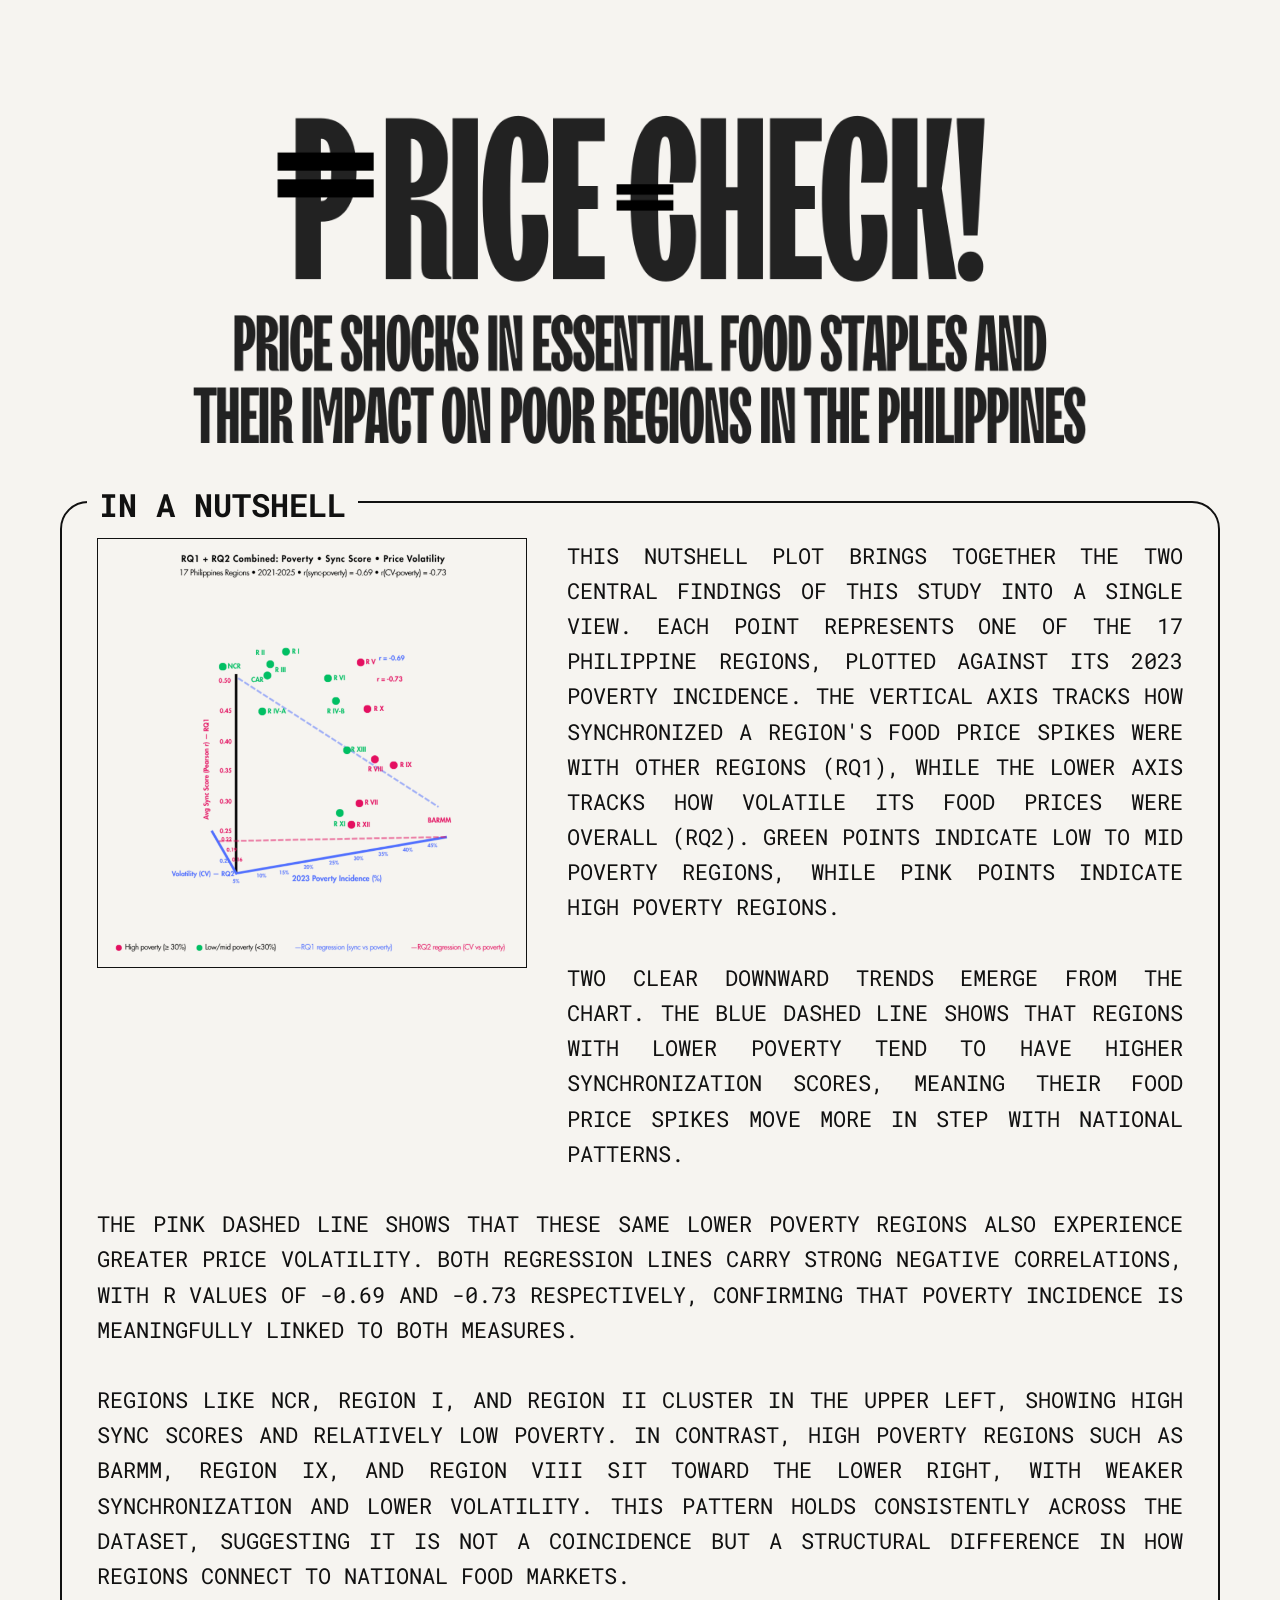
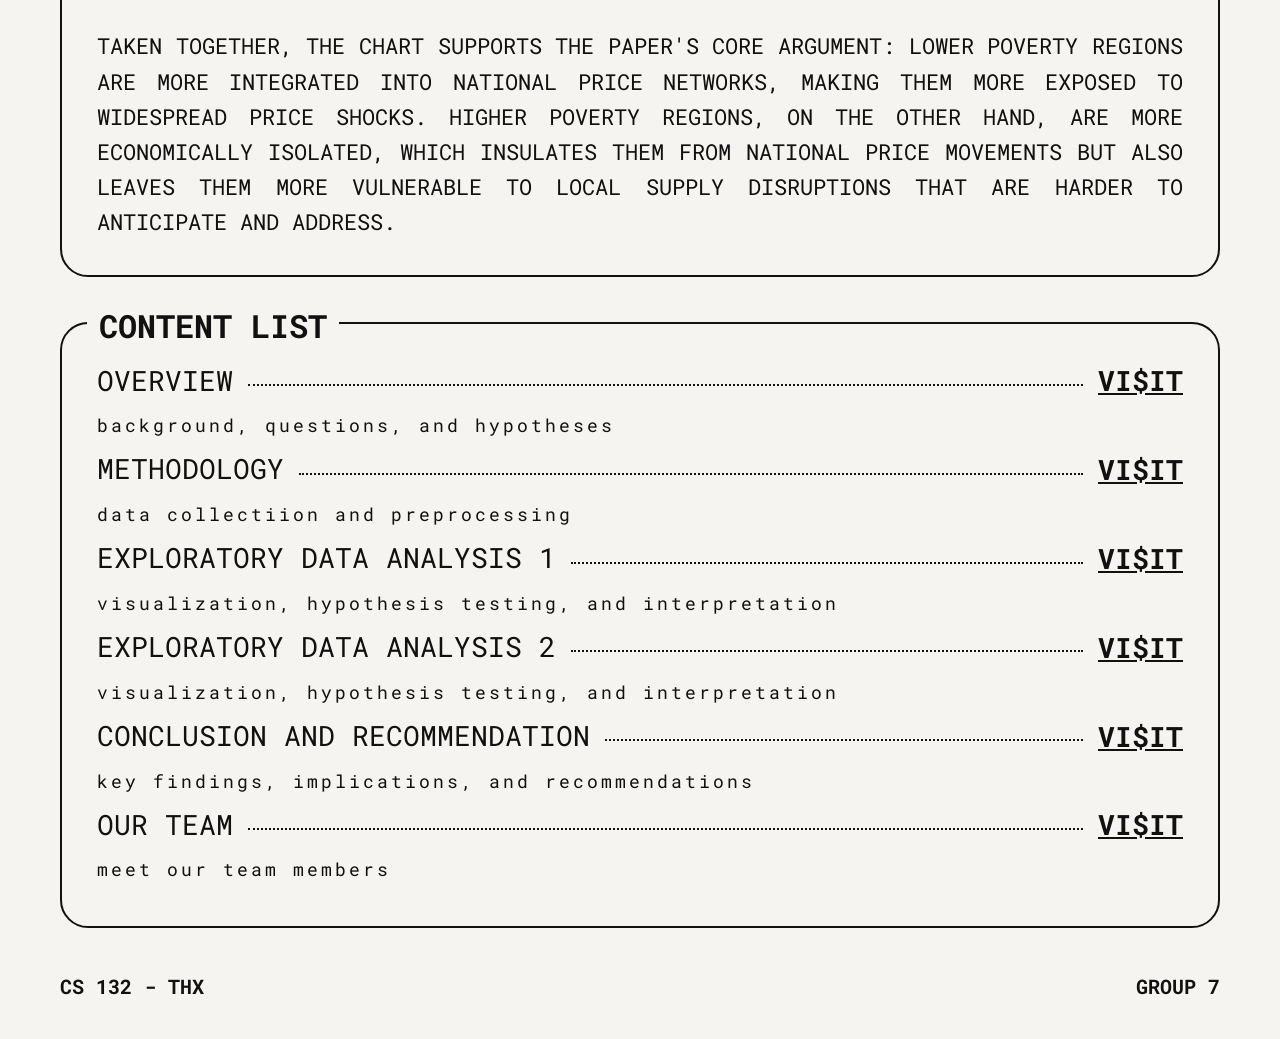
<file: index.html>
<!DOCTYPE html>
<html lang="en">
<head>
<meta charset="UTF-8">
<meta name="viewport" content="width=device-width, initial-scale=1.0">

<title>Group 7: ₱RICE €HECK!</title>


<!-- ROBOTO MONO -->
<link rel="preconnect" href="https://fonts.googleapis.com">
<link rel="preconnect" href="https://fonts.gstatic.com" crossorigin>

<link href="https://fonts.googleapis.com/css2?family=Roboto+Mono:wght@400;500;700;900&display=swap" rel="stylesheet">

<!-- EXTERNAL CSS FILE -->
    <link rel="stylesheet" href="format.css">
</head>

<body>

<!-- ================= TITLE IMAGE ================= -->

<div class="title">

    <img src="others/title.png" alt="Price Check Title">

</div>

<!-- ================= IN A NUTSHELL ================= -->

<div class="box">
    <div class="section-title">
        IN A NUTSHELL
    </div>
    <div class="paragraph">
        <img src="others/nutshell.png" alt="Graph" style="margin-bottom: 20px;">
        <div class="paragraph-text">
            This nutshell plot brings together the two central findings of this study into a single view. Each point represents one of the 17 Philippine regions, plotted against its 2023 poverty incidence. The vertical axis tracks how synchronized a region's food price spikes were with other regions (RQ1), while the lower axis tracks how volatile its food prices were overall (RQ2). Green points indicate low to mid poverty regions, while pink points indicate high poverty regions.
            <br><br>
            Two clear downward trends emerge from the chart. The blue dashed line shows that regions with lower poverty tend to have higher synchronization scores, meaning their food price spikes move more in step with national patterns.
        </div>
    </div>
    <div class="paragraph-text">
        <br>
        The pink dashed line shows that these same lower poverty regions also experience greater price volatility. Both regression lines carry strong negative correlations, with r values of -0.69 and -0.73 respectively, confirming that poverty incidence is meaningfully linked to both measures.
        <br><br>
        Regions like NCR, Region I, and Region II cluster in the upper left, showing high sync scores and relatively low poverty. In contrast, high poverty regions such as BARMM, Region IX, and Region VIII sit toward the lower right, with weaker synchronization and lower volatility. This pattern holds consistently across the dataset, suggesting it is not a coincidence but a structural difference in how regions connect to national food markets.
        <br><br>
        Taken together, the chart supports the paper's core argument: lower poverty regions are more integrated into national price networks, making them more exposed to widespread price shocks. Higher poverty regions, on the other hand, are more economically isolated, which insulates them from national price movements but also leaves them more vulnerable to local supply disruptions that are harder to anticipate and address.
    </div>
    
</div>
<!-- ================= CONTENT LIST ================= -->

<div class="box">

    <div class="section-title">
        CONTENT LIST
    </div>

    <!-- OVERVIEW -->

    <div class="content-item">

        <div class="content-row">

            <div class="content-title">
                OVERVIEW
            </div>

            <div class="line"></div>

            <a class="visit" href="overview.html">
                VI$IT
            </a>

        </div>

        <div class="subtitle">
            BACKGROUND, QUESTIONS, AND HYPOTHESES
        </div>

    </div>

    <!-- METHODOLOGY -->

    <div class="content-item">

        <div class="content-row">

            <div class="content-title">
                METHODOLOGY
            </div>

            <div class="line"></div>

            <a class="visit" href="methodology.html">
                VI$IT
            </a>

        </div>

        <div class="subtitle">
            DATA COLLECTIION AND PREPROCESSING
        </div>

    </div>

    <!-- EDA 1 -->

    <div class="content-item">

        <div class="content-row">

            <div class="content-title">
                EXPLORATORY DATA ANALYSIS 1
            </div>

            <div class="line"></div>

            <a class="visit" href="eda1.html">
                VI$IT
            </a>

        </div>

        <div class="subtitle">
            visualization, hypothesis testing, and interpretation
        </div>

    </div>

    <!-- EDA 2 -->

    <div class="content-item">

        <div class="content-row">

            <div class="content-title">
                EXPLORATORY DATA ANALYSIS 2
            </div>

            <div class="line"></div>

            <a class="visit" href="eda2.html">
                VI$IT
            </a>

        </div>

        <div class="subtitle">
            visualization, hypothesis testing, and interpretation
        </div>

    </div>

    <!-- CONCLUSION -->

    <div class="content-item">

        <div class="content-row">

            <div class="content-title">
                CONCLUSION AND RECOMMENDATION
            </div>

            <div class="line"></div>

            <a class="visit" href="conclusion.html">
                VI$IT
            </a>

        </div>

        <div class="subtitle">
            key findings, implications, and recommendations
        </div>

    </div>

    <!-- TEAM -->

    <div class="content-item">

        <div class="content-row">

            <div class="content-title">
                OUR TEAM
            </div>

            <div class="line"></div>

            <a class="visit" href="team.html">
                VI$IT
            </a>

        </div>

        <div class="subtitle">
            meet our team members
        </div>

    </div>

</div>

<!-- ================= FOOTER ================= -->

<footer>

    <div>CS 132 - THX</div>

    <div>GROUP 7</div>

</footer>

</body>
</html>
</file>
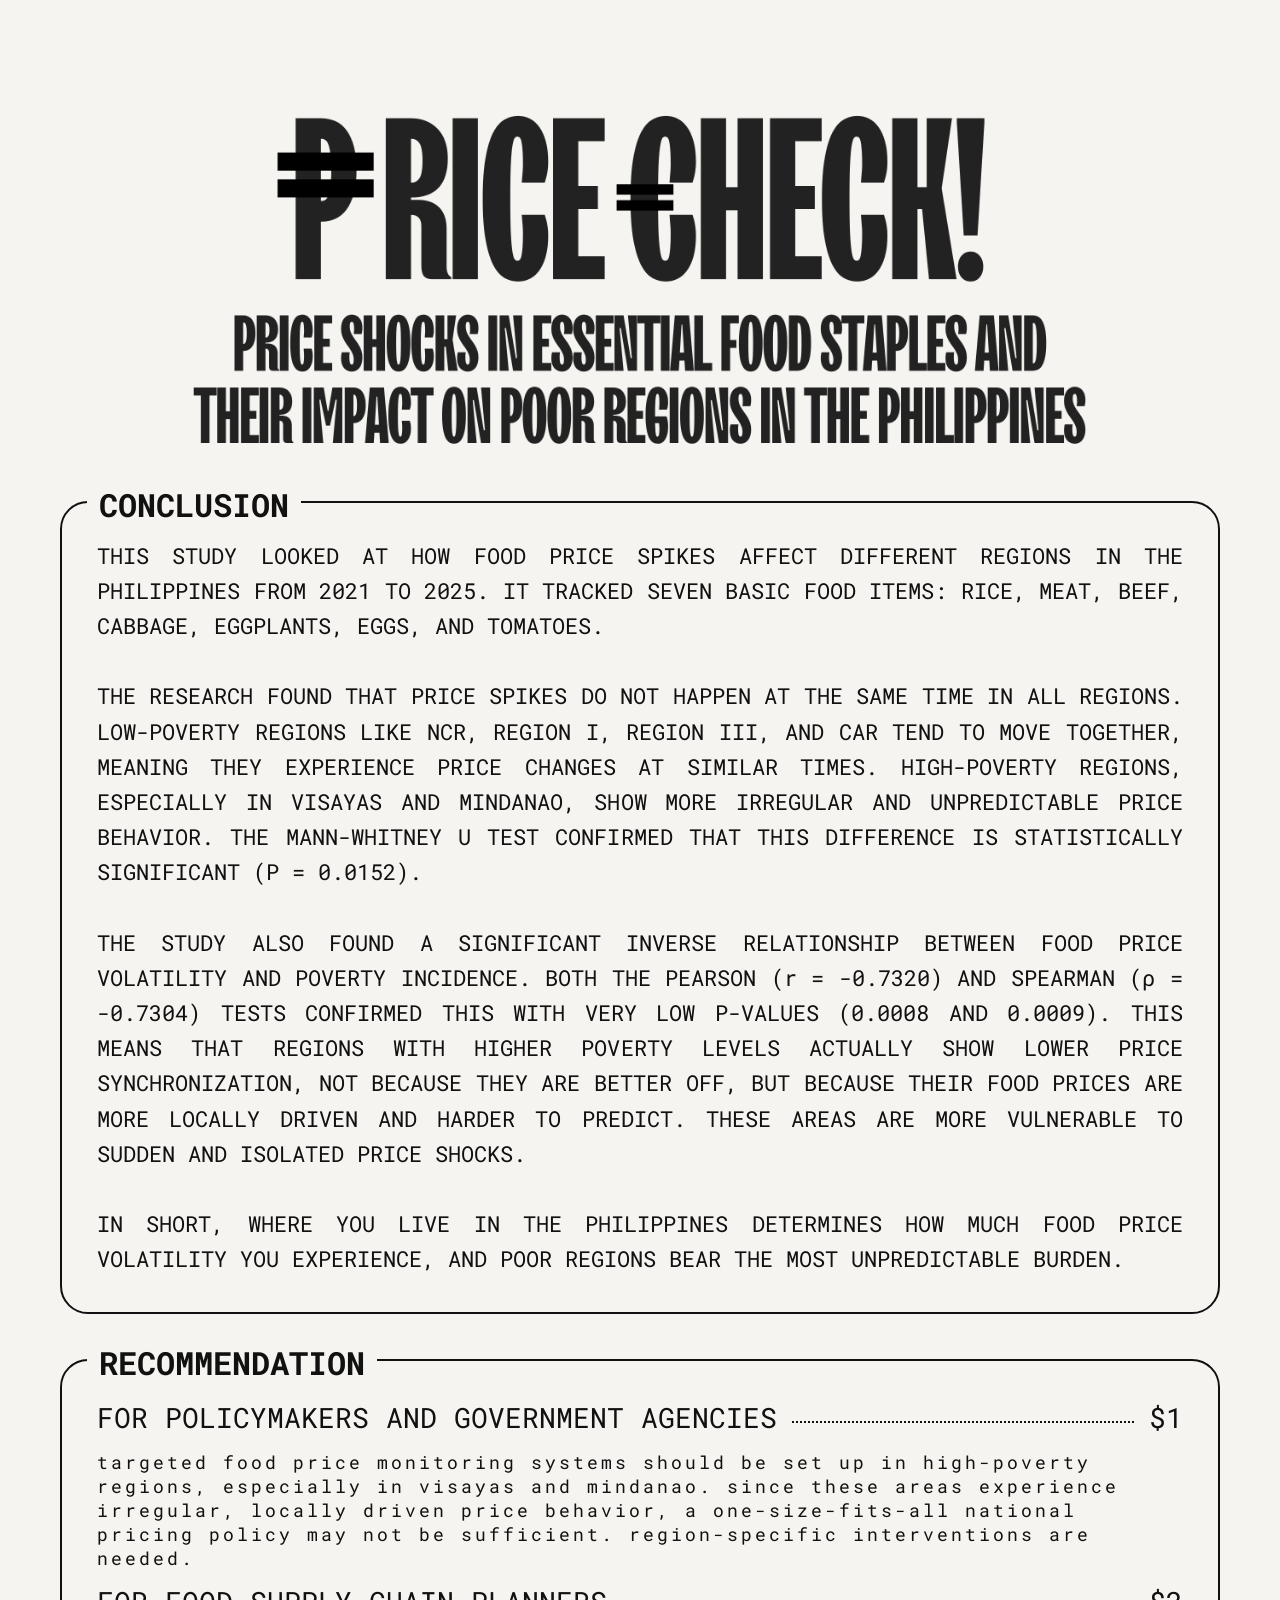
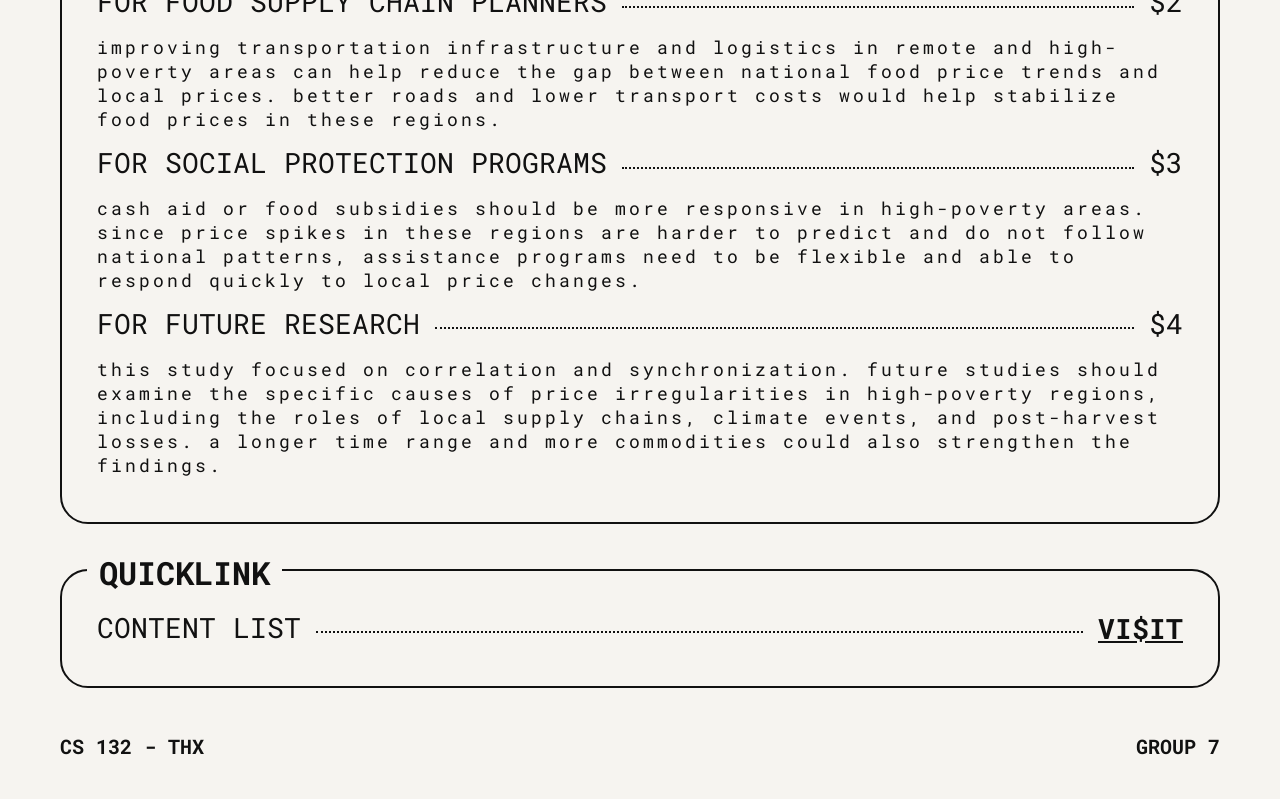
<file: conclusion.html>
<!DOCTYPE html>
<html lang="en">
<head>
<meta charset="UTF-8">
<meta name="viewport" content="width=device-width, initial-scale=1.0">

<title>OVERVIEW | ₱RICE CHECK!</title>

<!-- ROBOTO MONO -->
<link rel="preconnect" href="https://fonts.googleapis.com">
<link rel="preconnect" href="https://fonts.gstatic.com" crossorigin>

<link href="https://fonts.googleapis.com/css2?family=Roboto+Mono:wght@400;500;700;900&display=swap" rel="stylesheet">

<!-- EXTERNAL CSS FILE -->
    <link rel="stylesheet" href="format.css">
</head>

<body>

<!-- ================= TITLE IMAGE ================= -->

<div class="title">

    <img src="others/title.png" alt="Price Check Title">

</div>

<!-- ================= CONCLUSION ================= -->

<div class="box">

    <div class="section-title">
        CONCLUSION
    </div>

    <div class="paragraph-text">

            This study looked at how food price spikes affect different regions in the Philippines from 2021 to 2025. 
            It tracked seven basic food items: rice, meat, beef, cabbage, eggplants, eggs, and tomatoes.
            <br><br>
            The research found that price spikes do not happen at the same time in all regions. 
            Low-poverty regions like NCR, Region I, Region III, and CAR tend to move together, meaning they experience price changes at similar times. 
            High-poverty regions, especially in Visayas and Mindanao, show more irregular and unpredictable price behavior. 
            The Mann-Whitney U test confirmed that this difference is statistically significant (p = 0.0152).
            <br><br>
            The study also found a significant inverse relationship between food price volatility and poverty incidence. 
            Both the Pearson (<span class="lowercase-symbol">r</span> = -0.7320) and Spearman (<span class="lowercase-symbol">&rho;</span> = -0.7304) tests confirmed this with very low p-values (0.0008 and 0.0009). 
            This means that regions with higher poverty levels actually show lower price synchronization, not because they are better off, but because their food prices are more locally driven and harder to predict. 
            These areas are more vulnerable to sudden and isolated price shocks.
            <br><br>
            In short, where you live in the Philippines determines how much food price volatility you experience, and poor regions bear the most unpredictable burden.

        </div>

    </div>

</div>

<!-- ================= RECOMMENDATION ================= -->

<div class="box">

    <div class="section-title">
        RECOMMENDATION
    </div>

    <div class="content-item">

        <div class="content-row">

            <div class="content-title">
                For policymakers and government agencies
            </div>

            <div class="line"></div>

            <div class="content-title">
                $1
            </div>


        </div>

        <div class="subtitle">
            Targeted food price monitoring systems should be set up in high-poverty regions, especially in Visayas and Mindanao. 
            Since these areas experience irregular, locally driven price behavior, a one-size-fits-all national pricing policy may not be sufficient. 
            Region-specific interventions are needed.
        </div>

    </div>

    <div class="content-item">

        <div class="content-row">

            <div class="content-title">
                For food supply chain planners
            </div>

            <div class="line"></div>

            <div class="content-title">
                $2
            </div>

        </div>

        <div class="subtitle">
            Improving transportation infrastructure and logistics in remote and high-poverty areas can help reduce the gap between national food price trends and local prices. 
            Better roads and lower transport costs would help stabilize food prices in these regions.
        </div>

    </div>

    <div class="content-item">

        <div class="content-row">

            <div class="content-title">
                For social protection programs
            </div>

            <div class="line"></div>

            <div class="content-title">
                $3
            </div>

        </div>

        <div class="subtitle">
            Cash aid or food subsidies should be more responsive in high-poverty areas. 
            Since price spikes in these regions are harder to predict and do not follow national patterns, assistance programs need to be flexible and able to respond quickly to local price changes.
        </div>

    </div>

    <div class="content-item">

        <div class="content-row">

            <div class="content-title">
                For future researcH
            </div>

            <div class="line"></div>

            <div class="content-title">
                $4
            </div>

        </div>

        <div class="subtitle">
            This study focused on correlation and synchronization. 
            Future studies should examine the specific causes of price irregularities in high-poverty regions, including the roles of local supply chains, climate events, and post-harvest losses. 
            A longer time range and more commodities could also strengthen the findings.
        </div>

    </div>

</div>

<!-- ================= QUICKLINK ================= -->

<div class="box">

    <div class="section-title">
        QUICKLINK
    </div>

    <div class="content-row">

        <div class="content-title">
            CONTENT LIST
        </div>

        <div class="line"></div>

        <a class="visit" href="index.html">
            VI$IT
        </a>

    </div>

</div>

<!-- ================= FOOTER ================= -->

<footer>

    <div>CS 132 - THX</div>

    <div>GROUP 7</div>

</footer>

</body>
</html>
</file>
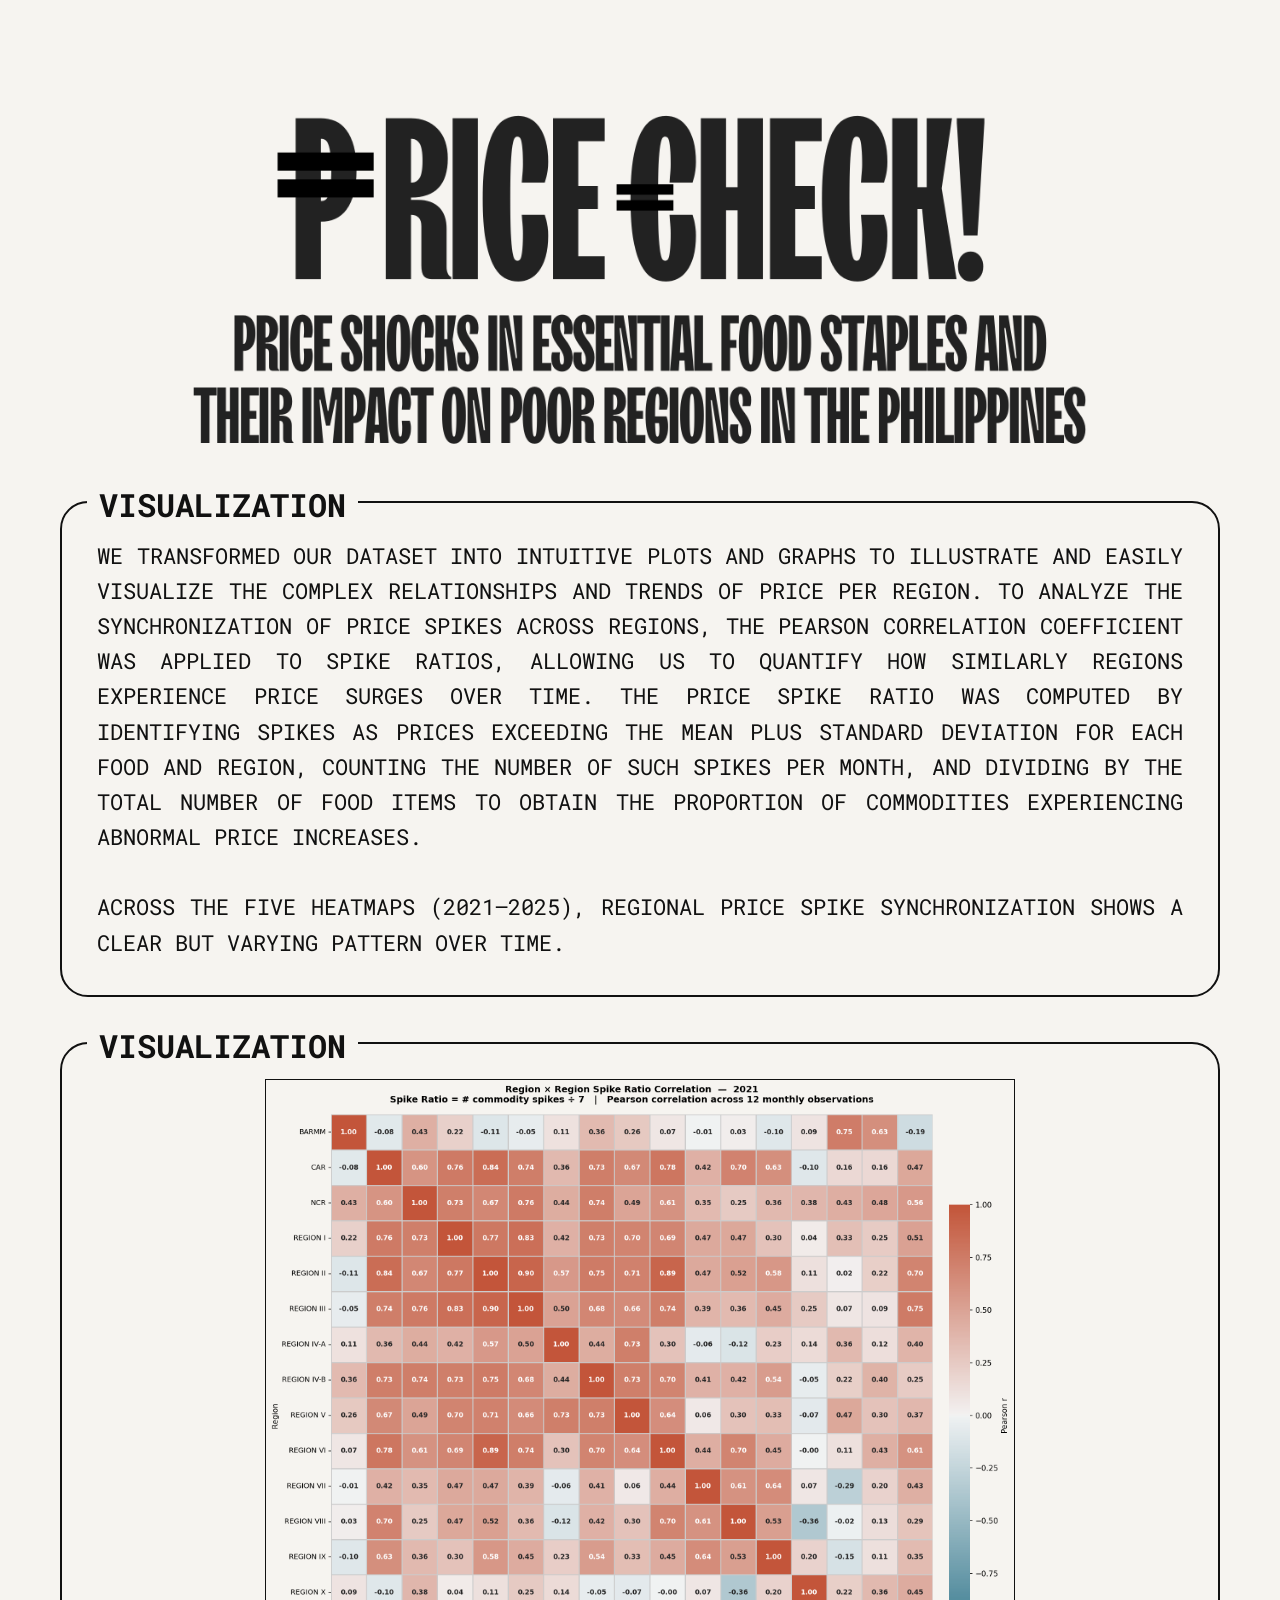
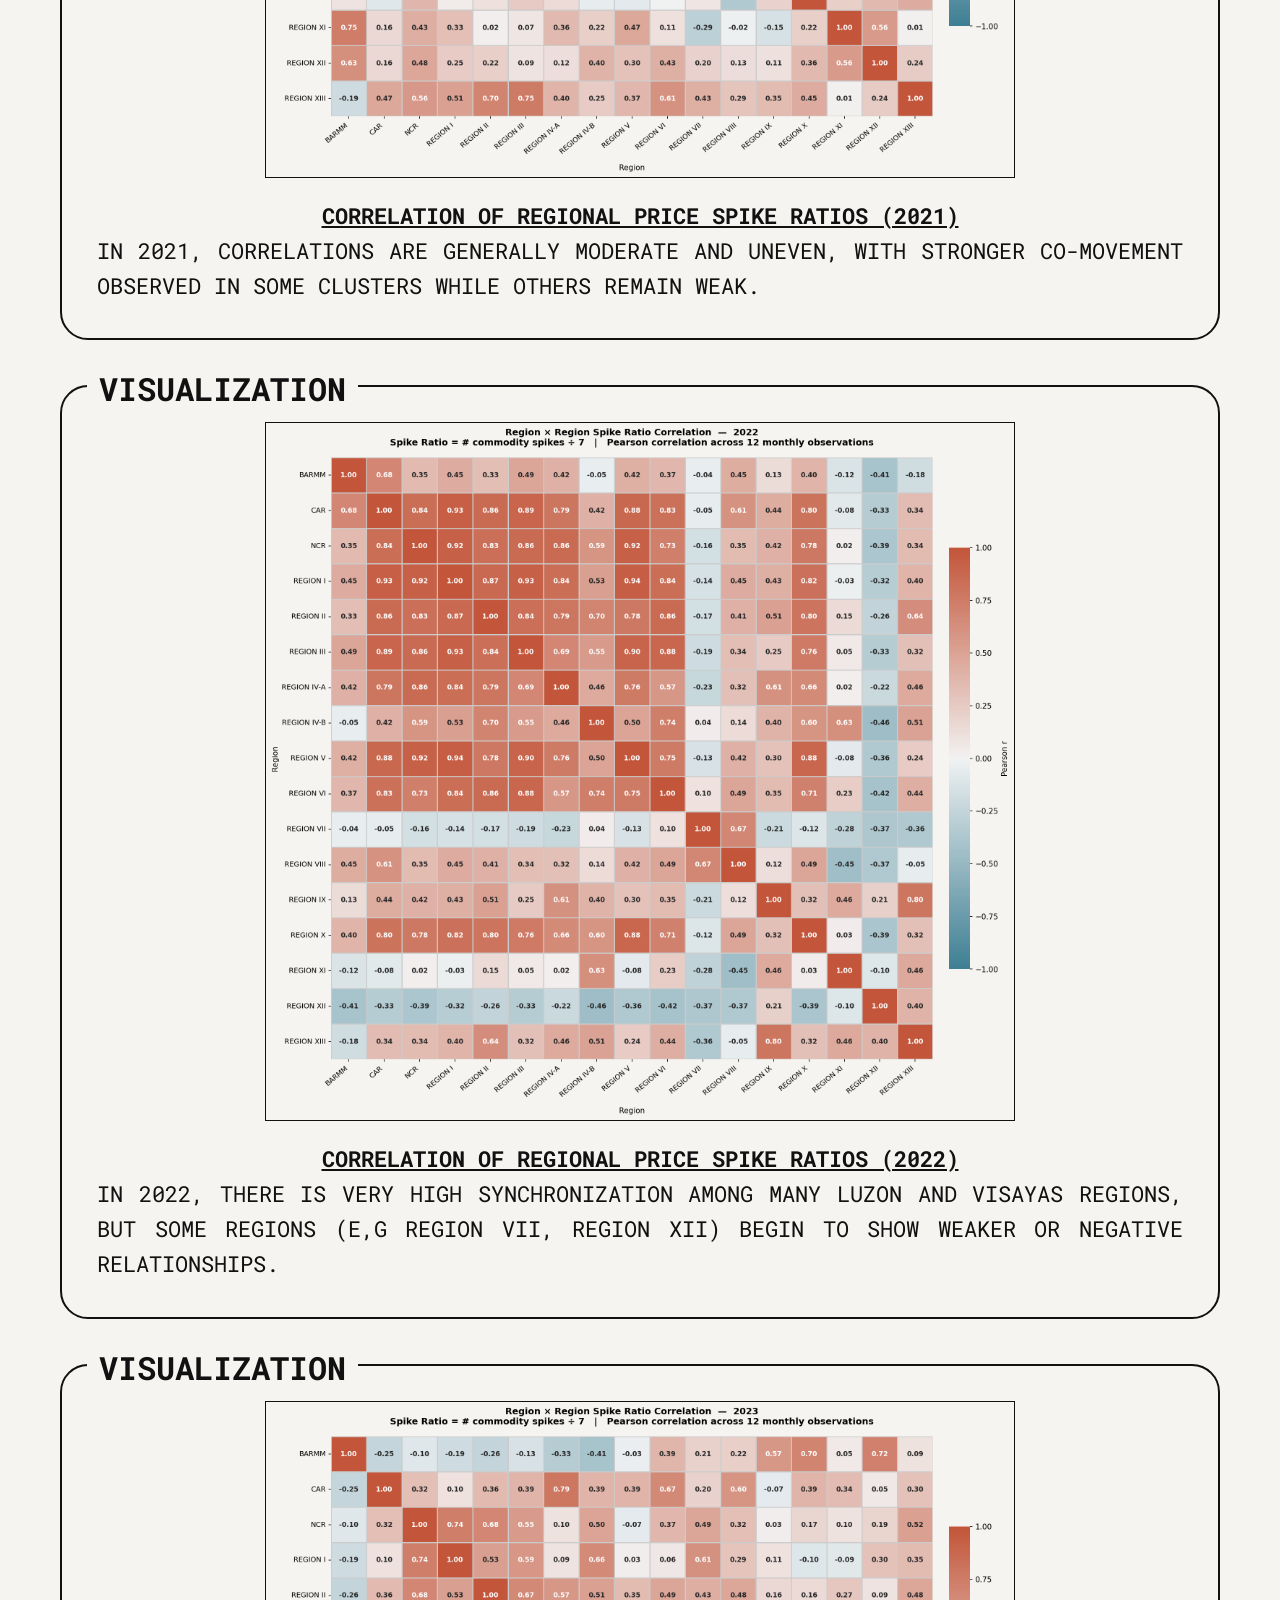
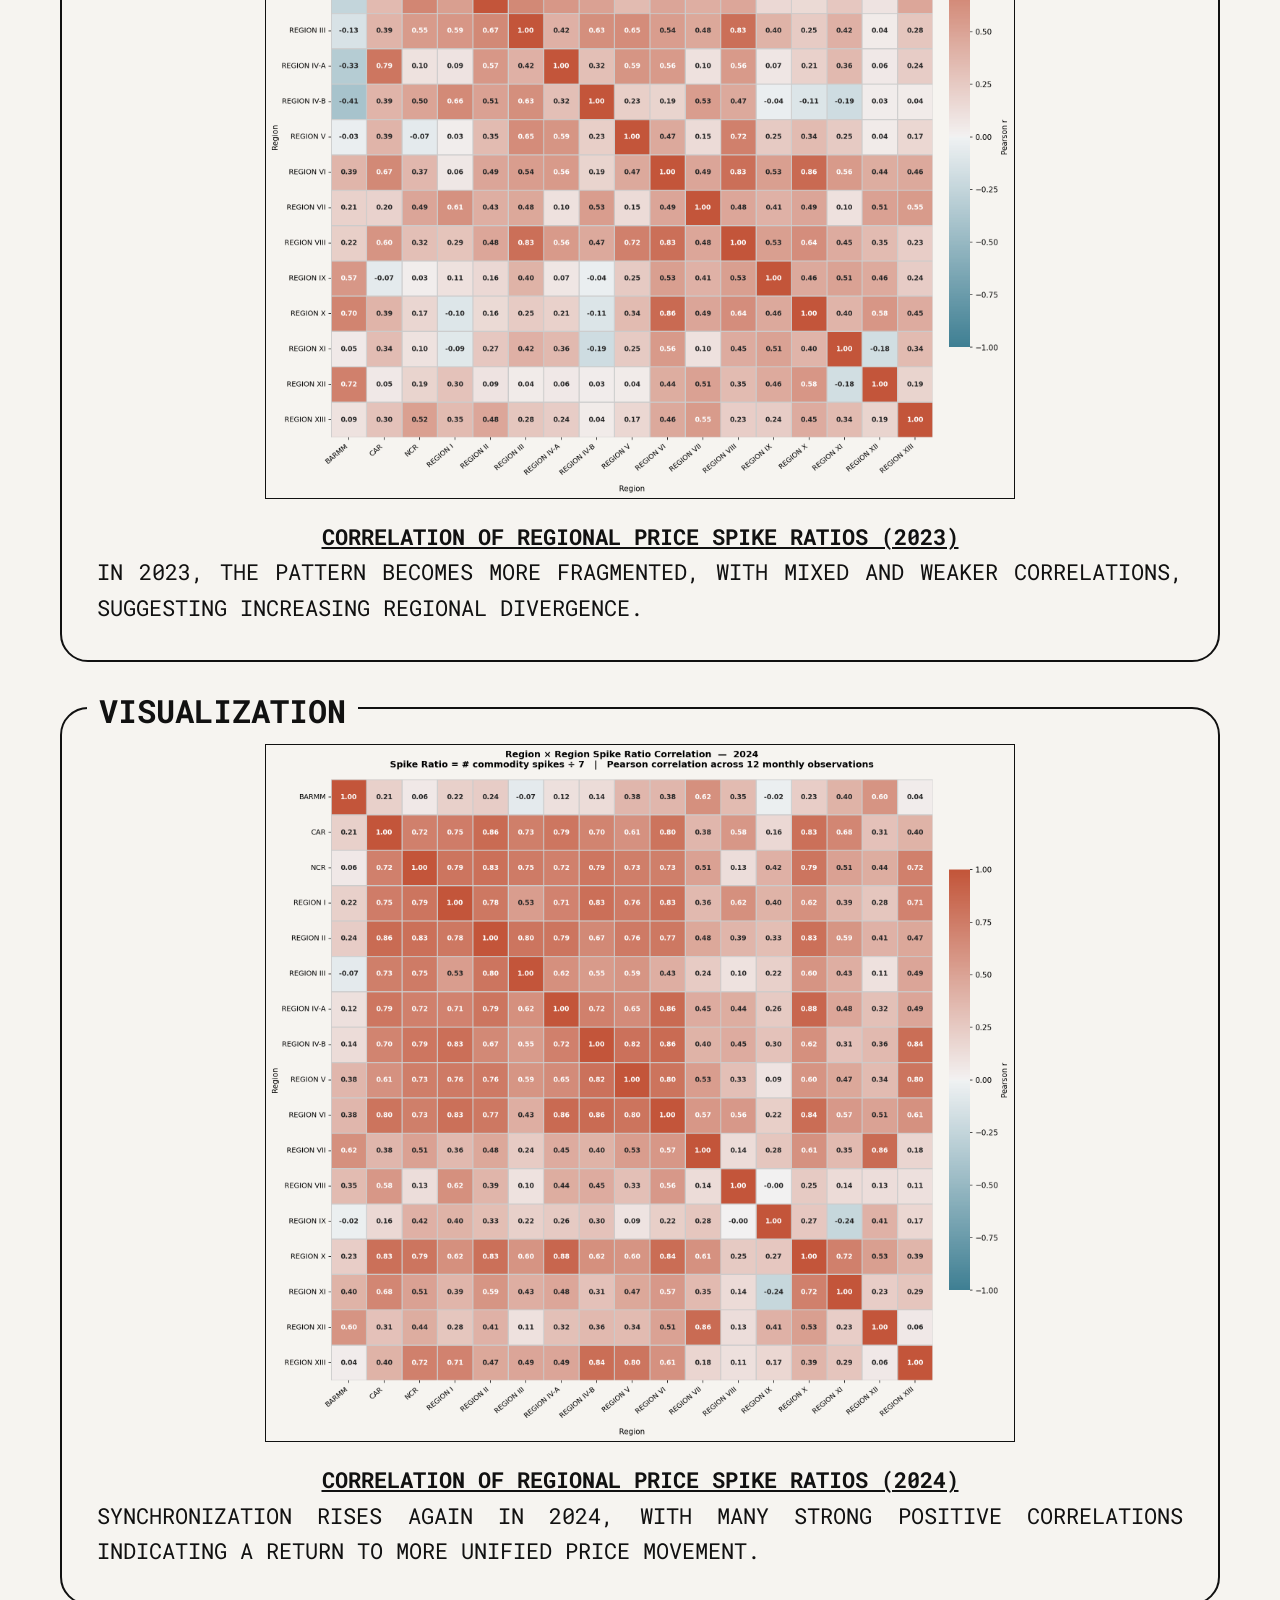
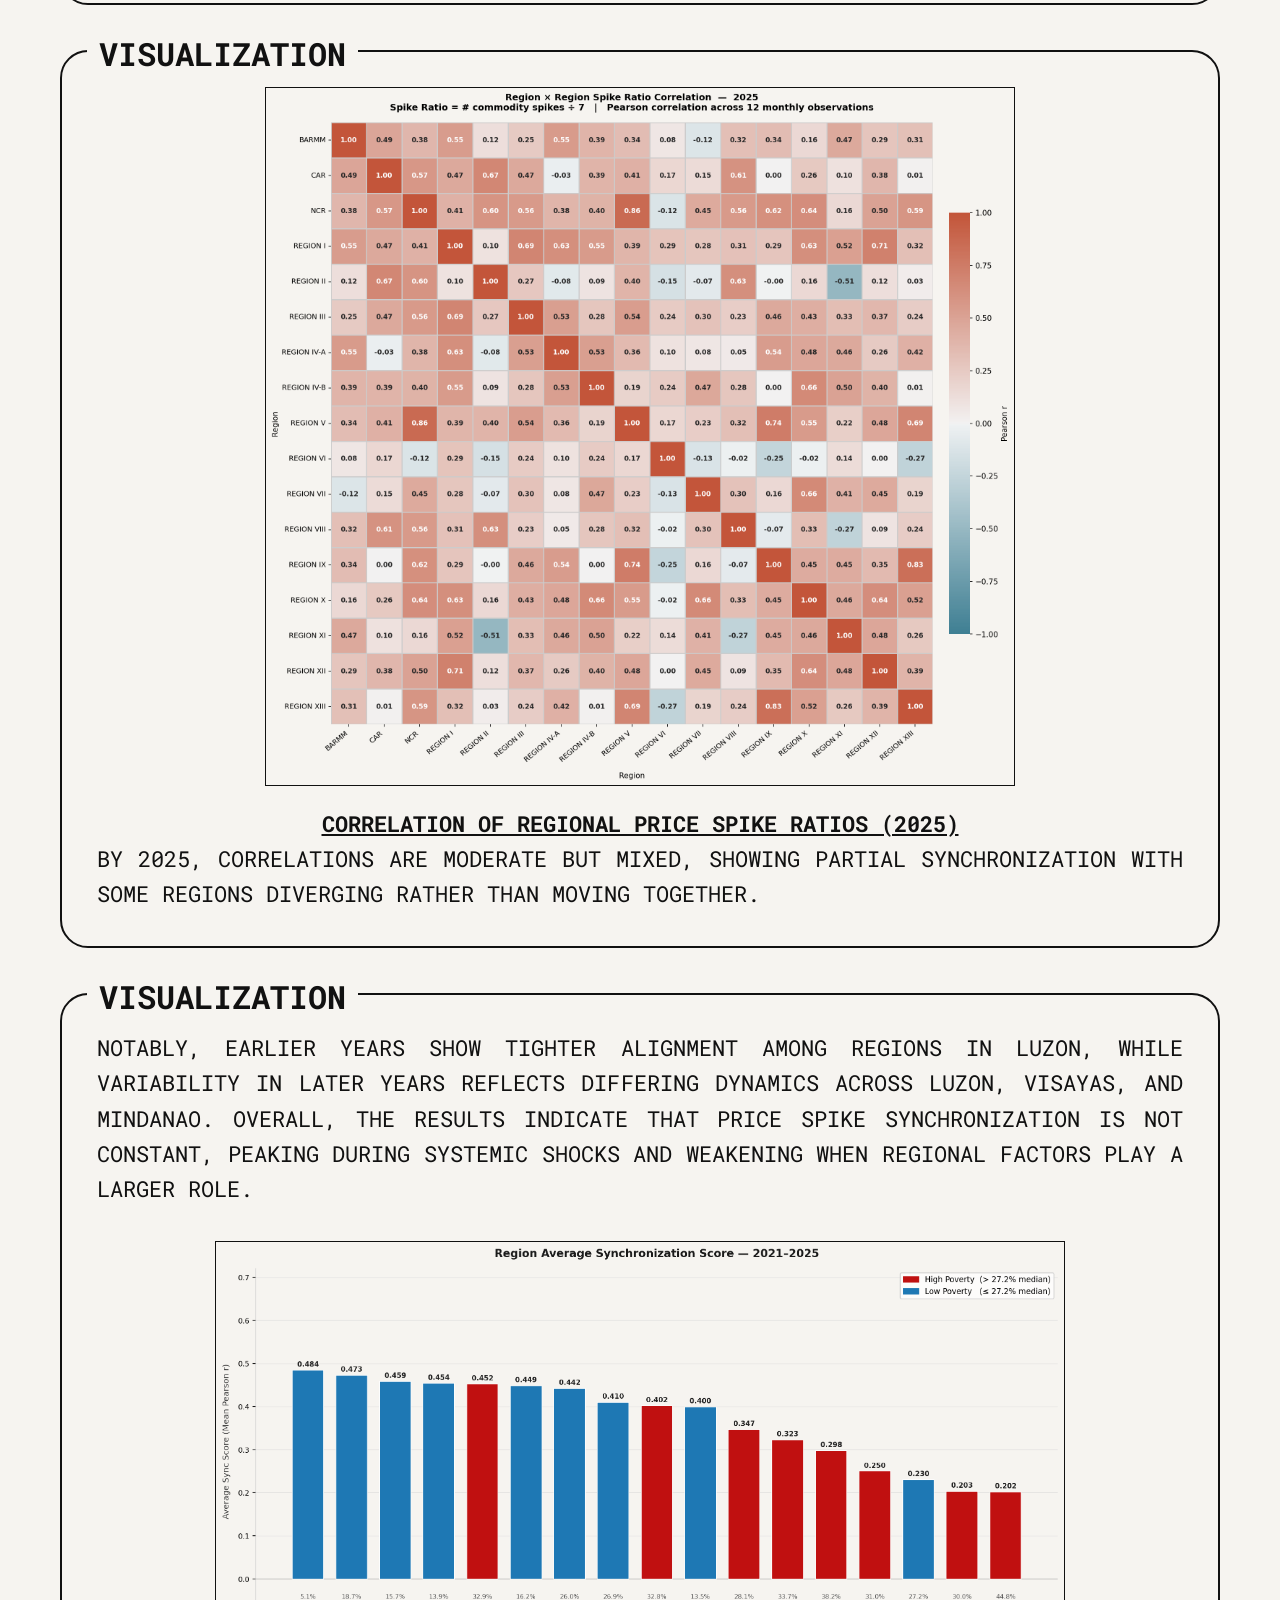
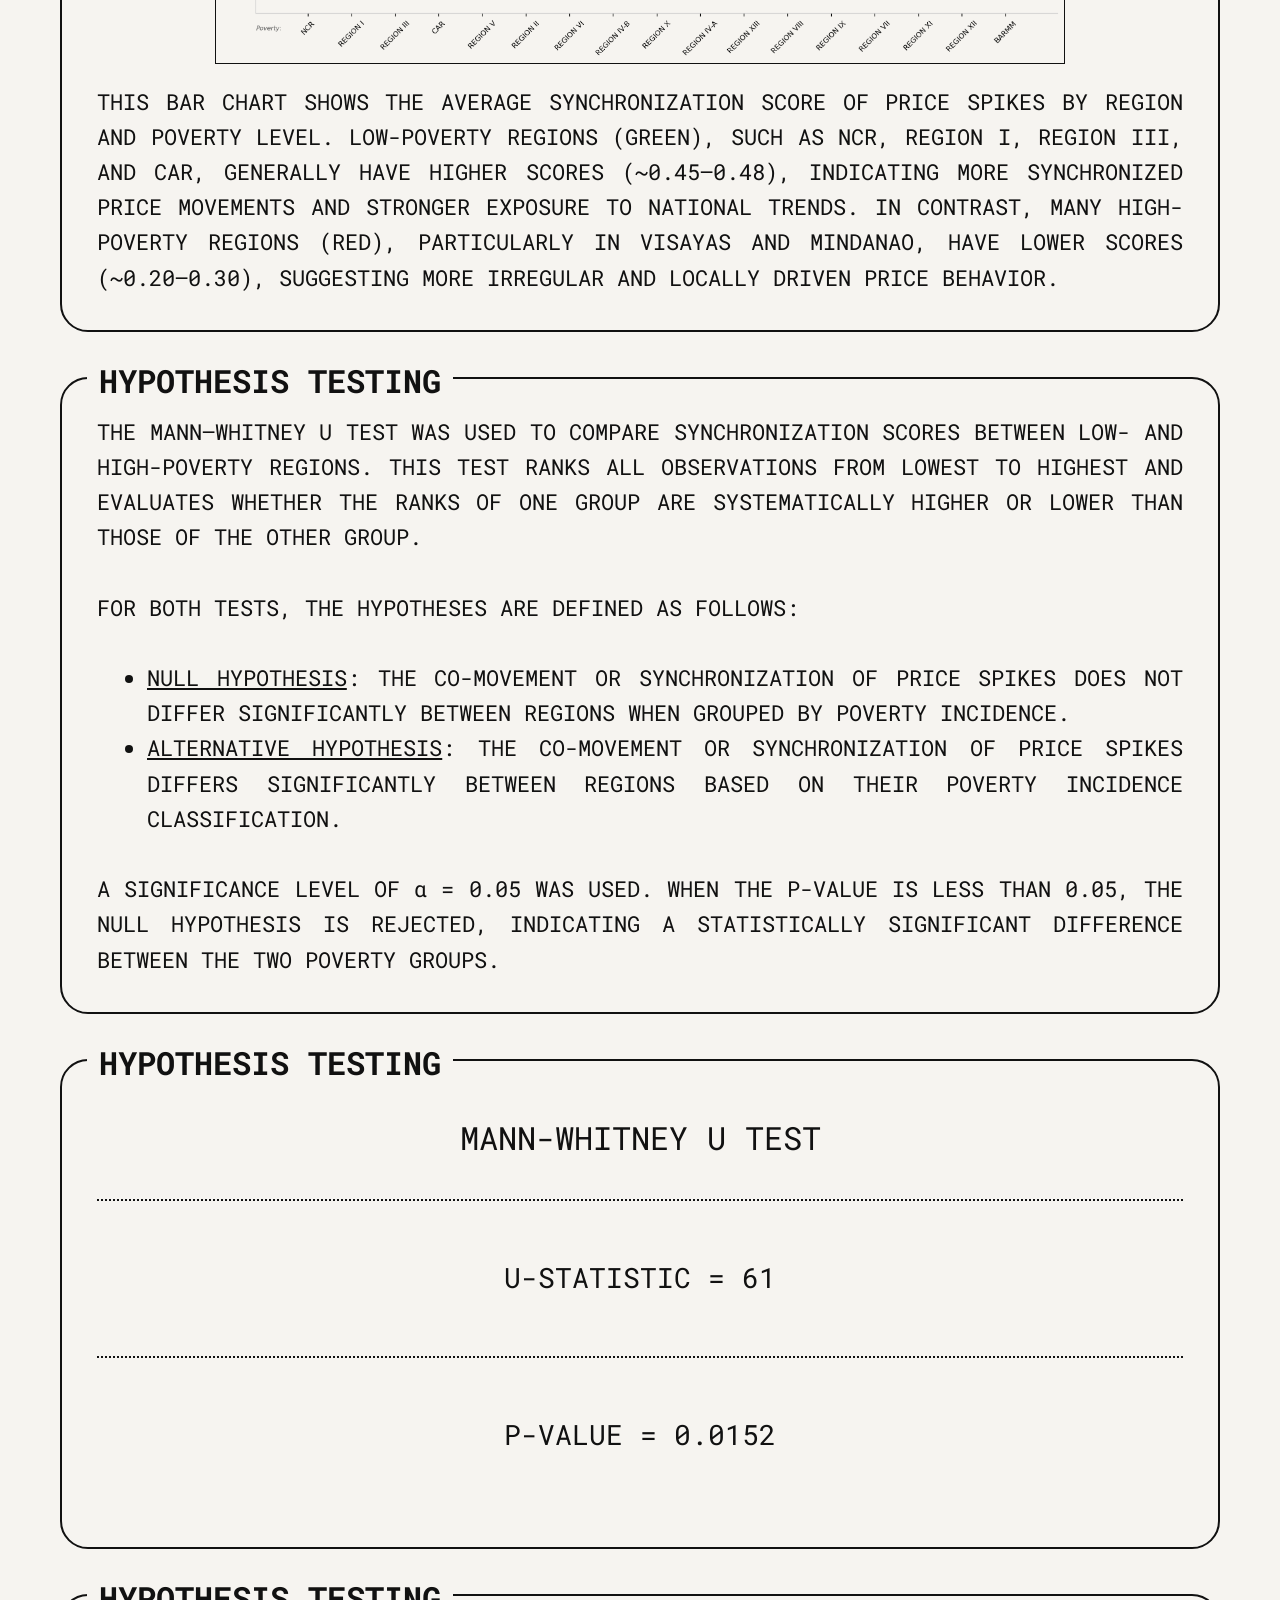
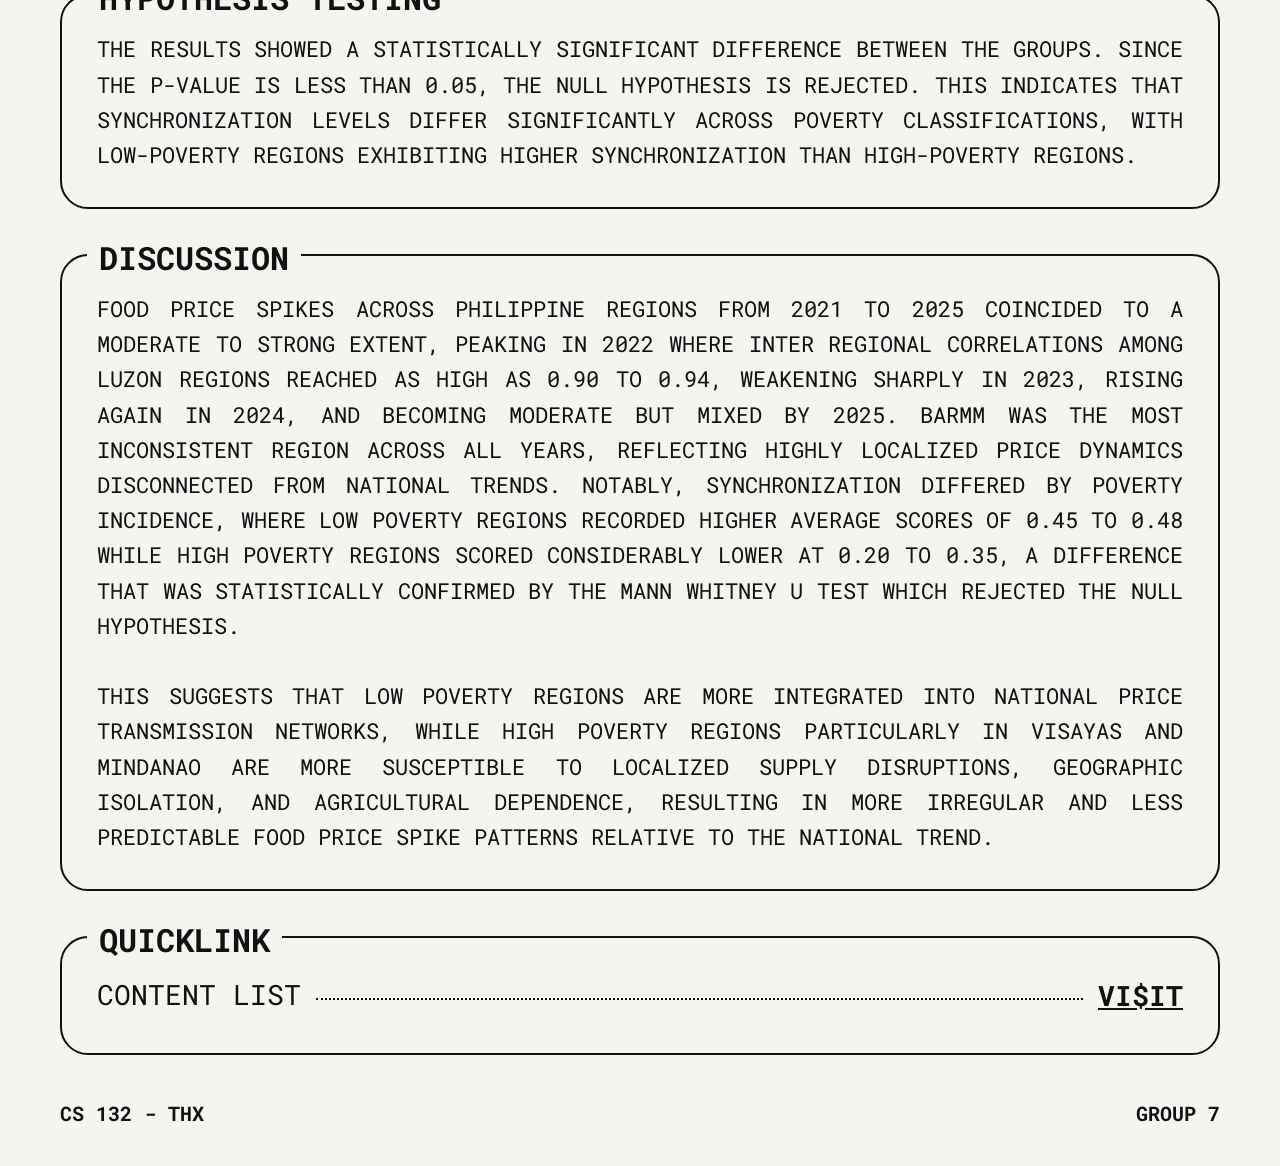
<file: eda1.html>
<!DOCTYPE html>
<html lang="en">
<head>
<meta charset="UTF-8">
<meta name="viewport" content="width=device-width, initial-scale=1.0">

<title>OVERVIEW | ₱RICE CHECK!</title>

<!-- ROBOTO MONO -->
<link rel="preconnect" href="https://fonts.googleapis.com">
<link rel="preconnect" href="https://fonts.gstatic.com" crossorigin>

<link href="https://fonts.googleapis.com/css2?family=Roboto+Mono:wght@400;500;700;900&display=swap" rel="stylesheet">

<!-- EXTERNAL CSS FILE -->
    <link rel="stylesheet" href="format.css">
</head>

<body>

<!-- ================= TITLE IMAGE ================= -->

<div class="title">

    <img src="others/title.png" alt="Price Check Title">

</div>

<!-- ================= VISUALIZATION 1 ================= -->

<div class="box">

    <div class="section-title">
        VISUALIZATION
    </div>

    <div class="paragraph-text">

        We transformed our dataset into intuitive plots and graphs to illustrate 
        and easily visualize the complex relationships and trends of price per region. 
        To analyze the synchronization of price spikes across regions, 
        the Pearson correlation coefficient was applied to spike ratios, 
        allowing us to quantify how similarly regions experience price surges over time. 
        The price spike ratio was computed by identifying spikes as prices exceeding the mean 
        plus standard deviation for each food and region, counting the number of such spikes per month, 
        and dividing by the total number of food items to obtain the proportion of commodities experiencing 
        abnormal price increases.
        <br><br>
        Across the five heatmaps (2021–2025), regional price spike synchronization shows a clear but varying pattern over time.

    </div>

</div>

<!-- ================= VISUALIZATION 2 ================= -->

<div class="box">

    <div class="section-title">
        VISUALIZATION
    </div>

    <div style="display: flex; justify-content: center;">
        <img src="eda1/corr_matrix_2021.png" alt="heatmap 2021" style="width: 750px; border: 1px solid #111; margin-bottom: 20px;">
    </div>

    <div class="paragraph-title" style="text-decoration: underline;">
        Correlation of Regional Price Spike Ratios (2021)
    </div>

    <div class="paragraph-text">
        In 2021, correlations are generally moderate and uneven, with stronger co-movement 
        observed in some clusters while others remain weak.
    </div>

</div>

<!-- ================= VISUALIZATION 3 ================= -->

<div class="box">

    <div class="section-title">
        VISUALIZATION
    </div>

    <div style="display: flex; justify-content: center;">
        <img src="eda1/corr_matrix_2022.png" alt="heatmap 2022" style="width: 750px; border: 1px solid #111; margin-bottom: 20px;">
    </div>

    <div class="paragraph-title" style="text-decoration: underline;">
        Correlation of Regional Price Spike Ratios (2022)
    </div>

    <div class="paragraph-text">
        iN 2022, There is very high synchronization among many Luzon and Visayas regions, 
        but some regions (e,g Region VII, Region XII) begin to show weaker or negative relationships.
    </div>

</div>

<!-- ================= VISUALIZATION 4 ================= -->

<div class="box">

    <div class="section-title">
        VISUALIZATION
    </div>

    <div style="display: flex; justify-content: center;">
        <img src="eda1/corr_matrix_2023.png" alt="heatmap 2023" style="width: 750px; border: 1px solid #111; margin-bottom: 20px;">
    </div>

    <div class="paragraph-title" style="text-decoration: underline;">
        Correlation of Regional Price Spike Ratios (2023)
    </div>

    <div class="paragraph-text">
        In 2023, the pattern becomes more fragmented, with mixed and weaker correlations, 
        suggesting increasing regional divergence.
    </div>

</div>

<!-- ================= VISUALIZATION 5 ================= -->

<div class="box">

    <div class="section-title">
        VISUALIZATION
    </div>

    <div style="display: flex; justify-content: center;">
        <img src="eda1/corr_matrix_2024.png" alt="heatmap 2024" style="width: 750px; border: 1px solid #111; margin-bottom: 20px;">
    </div>

    <div class="paragraph-title" style="text-decoration: underline;">
        Correlation of Regional Price Spike Ratios (2024)
    </div>

    <div class="paragraph-text">
        Synchronization rises again in 2024, with many strong positive correlations indicating a return 
        to more unified price movement.
    </div>

</div>

<!-- ================= VISUALIZATION 6 ================= -->

<div class="box">

    <div class="section-title">
        VISUALIZATION
    </div>

    <div style="display: flex; justify-content: center;">
        <img src="eda1/corr_matrix_2025.png" alt="heatmap 2025" style="width: 750px; border: 1px solid #111; margin-bottom: 20px;">
    </div>

    <div class="paragraph-title" style="text-decoration: underline;">
        Correlation of Regional Price Spike Ratios (2025)
    </div>

    <div class="paragraph-text">
        By 2025, correlations are moderate but mixed, showing partial synchronization with 
        some regions diverging rather than moving together.
    </div>

</div>

<!-- ================= VISUALIZATION 7 ================= -->

<div class="box">

    <div class="section-title">
        VISUALIZATION
    </div>

    <div class="paragraph-text">
        Notably, earlier years show tighter alignment among regions in Luzon, 
        while variability in later years reflects differing dynamics across Luzon, Visayas, and Mindanao. 
        Overall, the results indicate that price spike synchronization is not constant, peaking during systemic shocks 
        and weakening when regional factors play a larger role.
        <br><br>
    </div>

    <div style="display: flex; justify-content: center;">
        <img src="eda1/avg_sync_bargraph.png" alt="bargraph" style="width: 850px; border: 1px solid #111; margin-bottom: 20px;">
    </div>

    <div class="paragraph-text">
        This bar chart shows the average synchronization score of price spikes by region and poverty level. 
        Low-poverty regions (green), such as NCR, Region I, Region III, and CAR, generally have higher scores (~0.45–0.48), 
        indicating more synchronized price movements and stronger exposure to national trends. 
        In contrast, many high-poverty regions (red), particularly in Visayas and Mindanao, have lower scores (~0.20–0.30), 
        suggesting more irregular and locally driven price behavior.
    </div>

</div>

<!-- ================= HYPOTHESIS TESTING 1 ================= -->

<div class="box">

    <div class="section-title">
        HYPOTHESIS TESTING
    </div>

    <div class="paragraph-text">

        The Mann–Whitney U test was used to compare synchronization scores between low- and high-poverty regions. 
        This test ranks all observations from lowest to highest and evaluates whether the ranks of 
        one group are systematically higher or lower than those of the other group.
        <br><br>
        For both tests, the hypotheses are defined as follows:
        <br><br>
            <ul style="padding-left: 50px;">
                <li><span class="underline-text">Null Hypothesis</span>: The co-movement or synchronization of price spikes does not differ 
                    significantly between regions when grouped by poverty incidence.</li>
                <li><span class="underline-text">Alternative Hypothesis</span>: The co-movement or synchronization of price spikes differs significantly 
                    between regions based on their poverty incidence classification.</li>
            </ul>
        <br>
        A significance level of <span class="lowercase-symbol">&alpha;</span> = 0.05 was used. When the p-value is less than 0.05, 
        the null hypothesis is rejected, indicating a statistically significant difference between the two poverty groups.
    </div>

</div>

<!-- ================= HYPOTHESIS TESTING 2 ================= -->
<div class="box">

    <div class="section-title">
        HYPOTHESIS TESTING
    </div>

    <div class="single-test">

        <div class="single-title">
            MANN-WHITNEY U TEST
        </div>

        <div class="single-row">
            <div class="single-text">
                U-STATISTIC = 61
            </div>
        </div>

        <div class="single-row">
            <div class="single-text">
                P-VALUE = 0.0152
            </div>
        </div>

    </div>

</div>

<!-- ================= HYPOTHESIS TESTING 3 ================= -->

<div class="box">

    <div class="section-title">
        HYPOTHESIS TESTING
    </div>

    <div class="paragraph-text">

        The results showed a statistically significant difference between the groups. 
        Since the p-value is less than 0.05, the null hypothesis is rejected. 
        This indicates that synchronization levels differ significantly across poverty classifications, 
        with low-poverty regions exhibiting higher synchronization than high-poverty regions.

    </div>

</div>

<!-- ================= DISCUSSION ================= -->

<div class="box">

    <div class="section-title">
        DISCUSSION
    </div>

    <div class="paragraph-text">

        Food price spikes across Philippine regions from 2021 to 2025 coincided to a moderate to strong extent, 
        peaking in 2022 where inter regional correlations among Luzon regions reached as high as 0.90 to 0.94, 
       weakening sharply in 2023, rising again in 2024, and becoming moderate but mixed by 2025. BARMM was the most inconsistent 
        region across all years, reflecting highly localized price dynamics disconnected from national trends. 
        Notably, synchronization differed by poverty incidence, where low poverty regions recorded higher average
        scores of 0.45 to 0.48 while high poverty regions scored considerably lower at 0.20 to 0.35, 
        a difference that was statistically confirmed by the Mann Whitney U test which rejected the null hypothesis. 
        <br><br>
        This suggests that low poverty regions are more integrated into national price transmission networks, while 
        high poverty regions particularly in Visayas and Mindanao are more susceptible to localized supply disruptions, 
        geographic isolation, and agricultural dependence, resulting in more irregular and less predictable food price spike
        patterns relative to the national trend. 


    </div>

</div>

<!-- ================= QUICKLINK ================= -->

<div class="box">

    <div class="section-title">
        QUICKLINK
    </div>

    <div class="content-row">

        <div class="content-title">
            CONTENT LIST
        </div>

        <div class="line"></div>

        <a class="visit" href="index.html">
            VI$IT
        </a>

    </div>

</div>

<!-- ================= FOOTER ================= -->

<footer>

    <div>CS 132 - THX</div>

    <div>GROUP 7</div>

</footer>

</body>
</html>
</file>
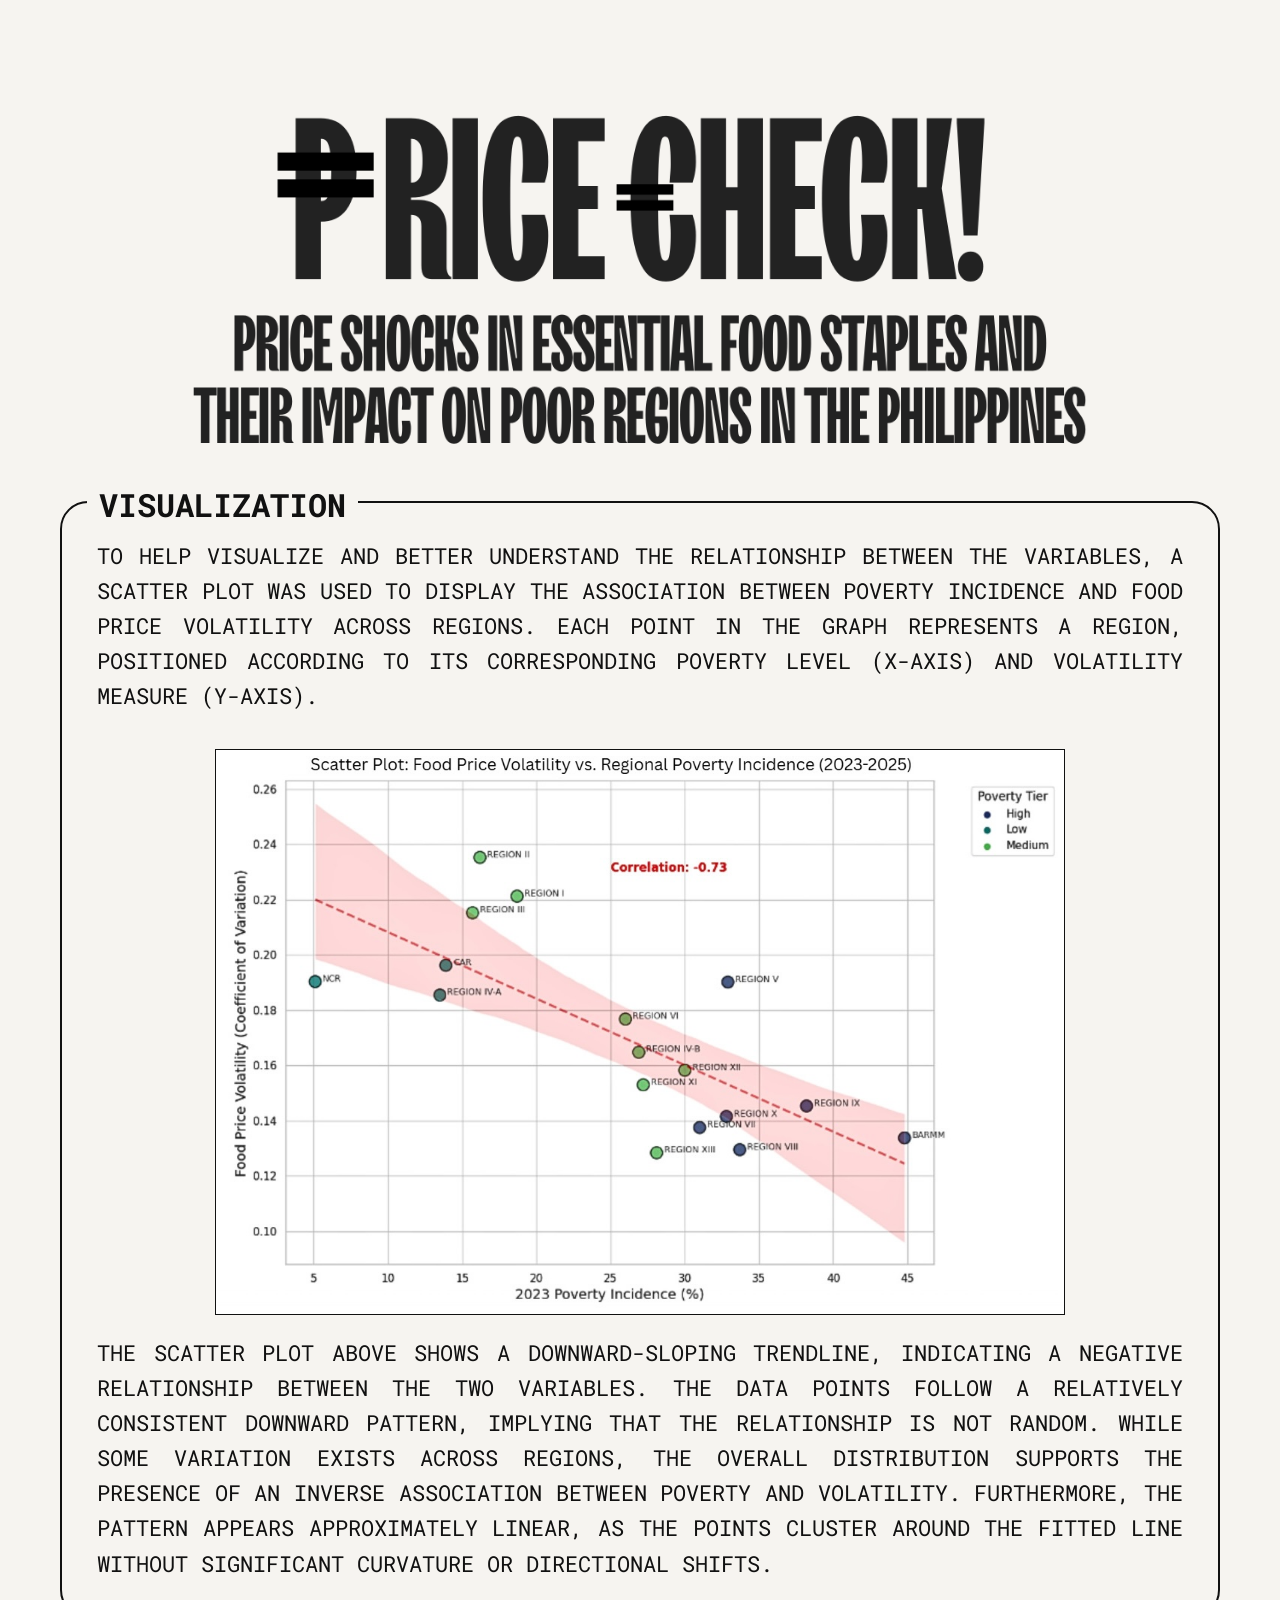
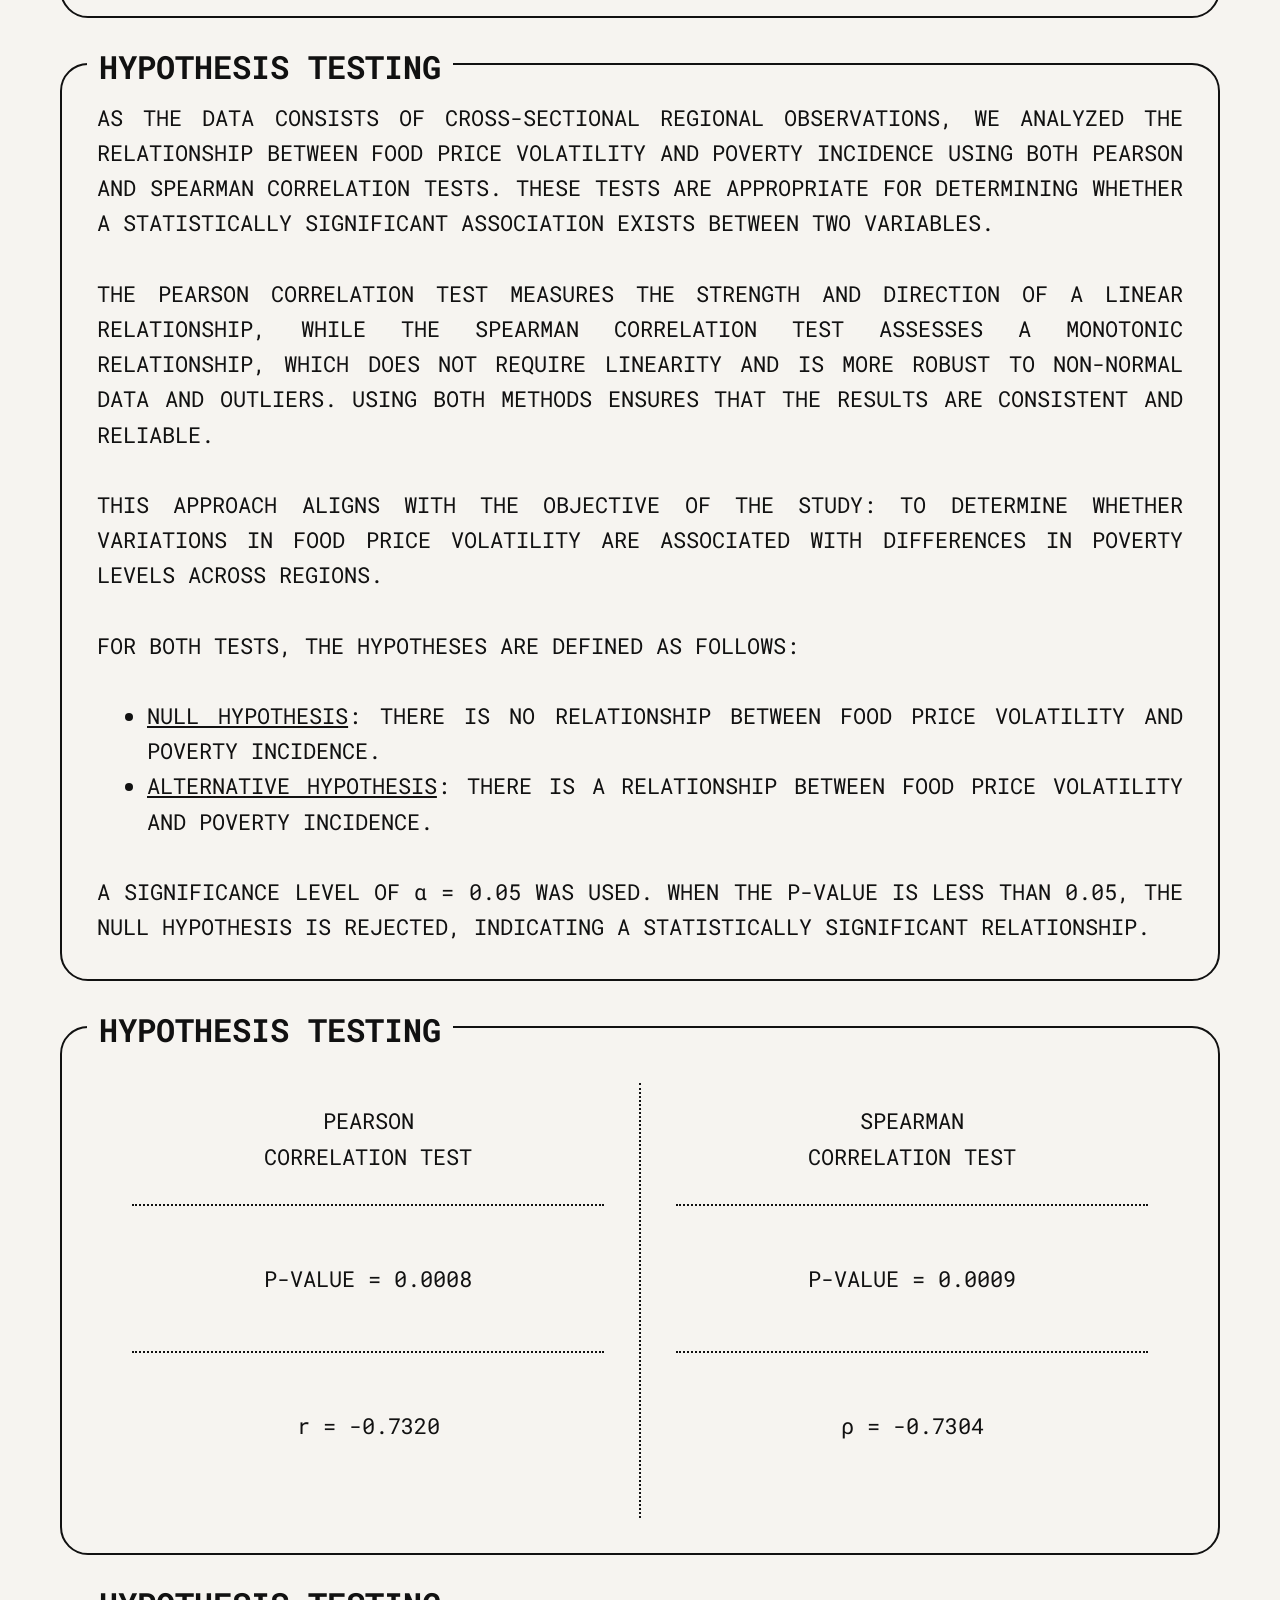
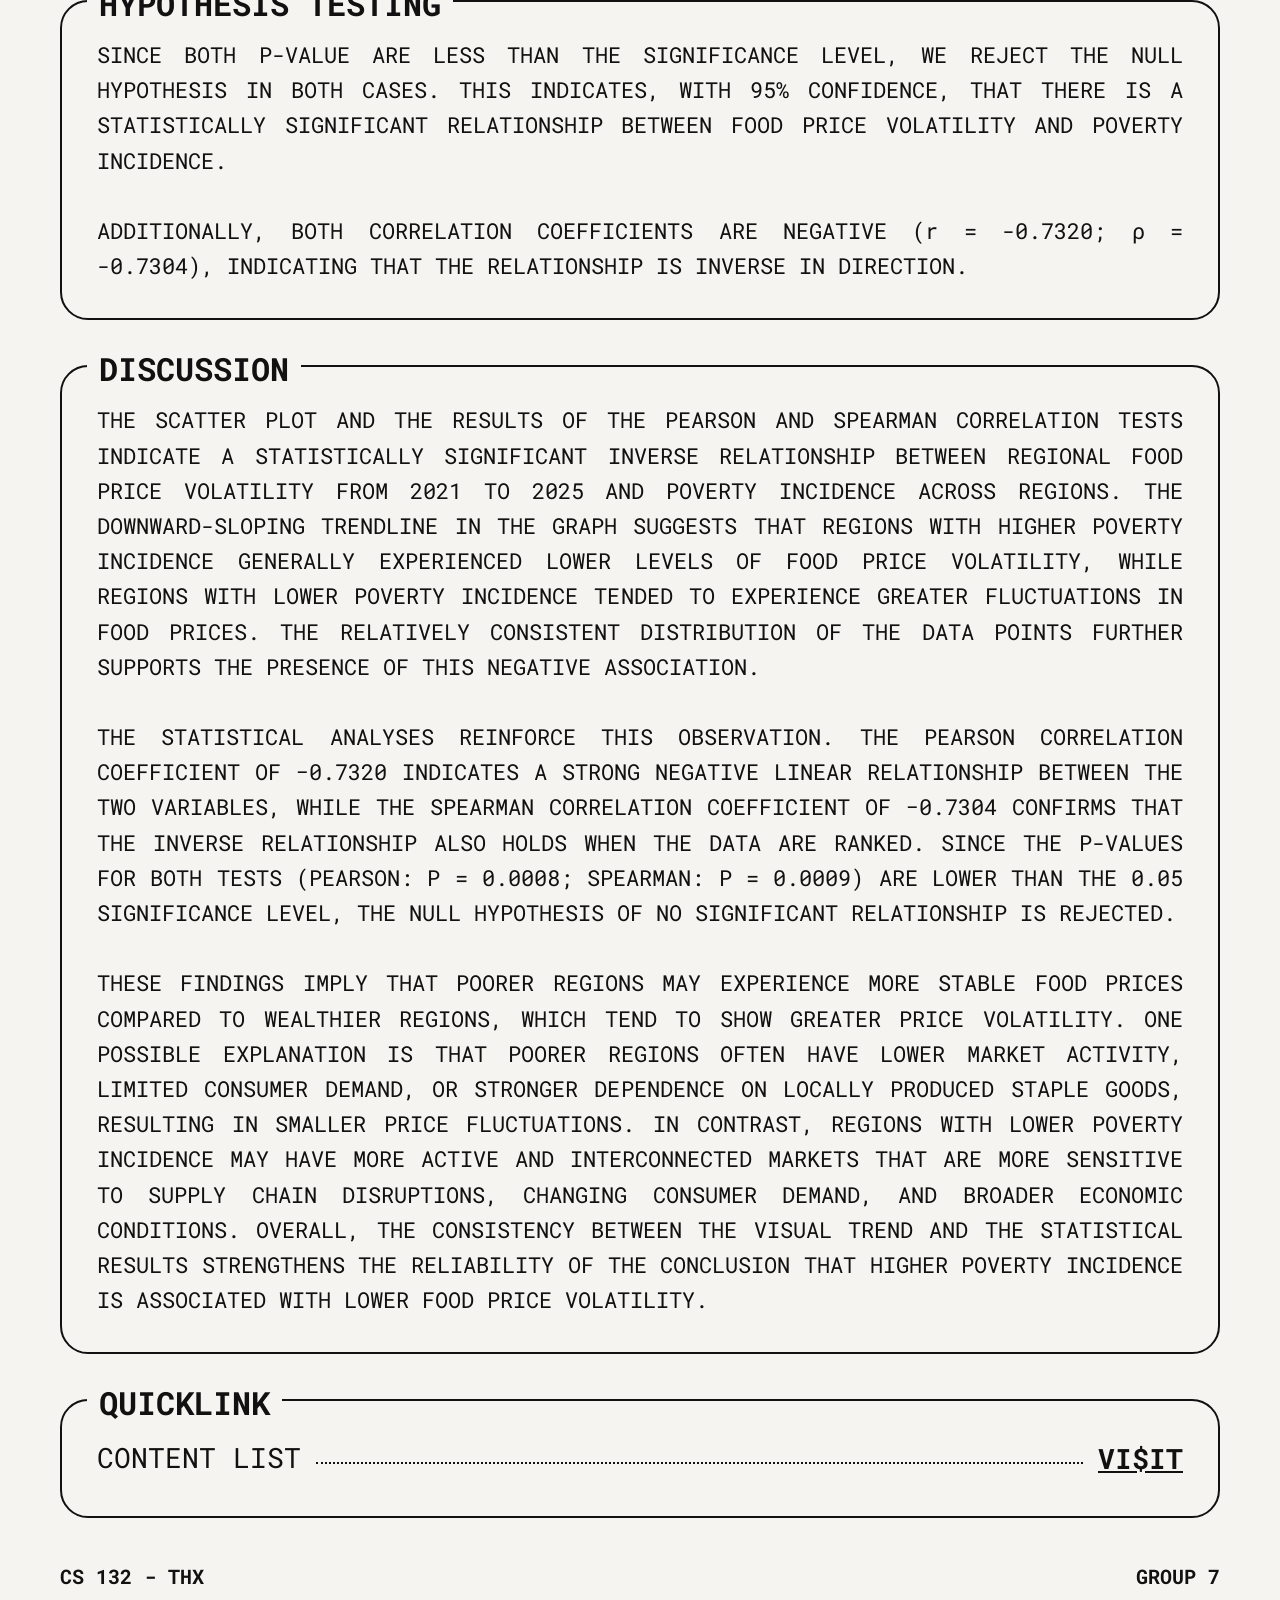
<file: eda2.html>
<!DOCTYPE html>
<html lang="en">
<head>
<meta charset="UTF-8">
<meta name="viewport" content="width=device-width, initial-scale=1.0">

<title>OVERVIEW | ₱RICE CHECK!</title>

<!-- ROBOTO MONO -->
<link rel="preconnect" href="https://fonts.googleapis.com">
<link rel="preconnect" href="https://fonts.gstatic.com" crossorigin>

<link href="https://fonts.googleapis.com/css2?family=Roboto+Mono:wght@400;500;700;900&display=swap" rel="stylesheet">

<!-- EXTERNAL CSS FILE -->
    <link rel="stylesheet" href="format.css">
</head>

<body>

<!-- ================= TITLE IMAGE ================= -->

<div class="title">

    <img src="others/title.png" alt="Price Check Title">

</div>

<!-- ================= VISUALIZATION ================= -->

<div class="box">

    <div class="section-title">
        VISUALIZATION
    </div>

    <div class="paragraph-text">
        To help visualize and better understand the relationship between the variables, 
        a scatter plot was used to display the association between poverty incidence and food price volatility across regions. 
        Each point in the graph represents a region, positioned according to its corresponding poverty level (x-axis) and 
        volatility measure (y-axis).
        <br><br>
    </div>

    <div style="display: flex; justify-content: center;">
        <img src="eda2/eda2_scatterplot.jpg" alt="scatterplot" style="width: 850px; border: 1px solid #111; margin-bottom: 20px;">
    </div>

    <div class="paragraph-text">
        The scatter plot ABOVE shows a downward-sloping trendline, indicating a negative relationship between the two variables. 
        The data points follow a relatively consistent downward pattern, implying that the relationship is not random. 
        While some variation exists across regions, the overall distribution supports the 
        presence of an inverse association between poverty and volatility. 
        Furthermore, the pattern appears approximately linear, 
        as the points cluster around the fitted line without significant curvature or directional shifts.
    </div>

</div>

<!-- ================= HYPOTHESIS TESTING 1 ================= -->

<div class="box">

    <div class="section-title">
        HYPOTHESIS TESTING
    </div>

    <div class="paragraph-text">

        As the data consists of cross-sectional regional observations, we analyzed the relationship between 
        food price volatility and poverty incidence using both Pearson and Spearman correlation tests. 
        These tests are appropriate for determining whether a statistically significant association exists between 
        two variables.
        <br><br>
        The Pearson correlation test measures the strength and direction of a linear relationship, 
        while the Spearman correlation test assesses a monotonic relationship, which does not require 
        linearity and is more robust to non-normal data and outliers. Using both methods ensures that the 
        results are consistent and reliable.
        <br><br>
        This approach aligns with the objective of the study: to determine whether variations in food price volatility 
        are associated with differences in poverty levels across regions.
        <br><br>
        For both tests, the hypotheses are defined as follows:
        <br><br>
            <ul style="padding-left: 50px;">
                <li><span class="underline-text">Null Hypothesis</span>: There is no relationship between food price volatility and poverty incidence.</li>
                <li><span class="underline-text">Alternative Hypothesis</span>: There is a relationship between food price volatility and poverty incidence.</li>
            </ul>
        <br>
        A significance level of <span class="lowercase-symbol">&alpha;</span> = 0.05 was used. 
        When the p-value is less than 0.05, the null hypothesis is rejected, 
        indicating a statistically significant relationship.

    </div>

</div>

<!-- ================= HYPOTHESIS TESTING 2 ================= -->
 <div class="box">

    <div class="section-title">
        HYPOTHESIS TESTING
    </div>

    <div class="hypothesis-container">

        <!-- LEFT -->

        <div class="hypothesis-column left">

            <div class="hypothesis-title">
                PEARSON<br>
                CORRELATION TEST
            </div>

            <div class="hypothesis-row">
                <div class="hypothesis-text">
                    p-value = 0.0008
                </div>
            </div>

            <div class="hypothesis-row">
                <div class="hypothesis-text">
                    <span class="lowercase-symbol">r</span> = -0.7320
                </div>
            </div>

        </div>

        <!-- RIGHT -->

        <div class="hypothesis-column">

            <div class="hypothesis-title">
                SPEARMAN<br>
                CORRELATION TEST
            </div>

            <div class="hypothesis-row">
                <div class="hypothesis-text">
                    p-value = 0.0009
                </div>
            </div>

            <div class="hypothesis-row">
                <div class="hypothesis-text">
                    <span class="lowercase-symbol">&rho;</span> = -0.7304
                </div>
            </div>

        </div>

    </div>

</div>

<!-- ================= HYPOTHESIS TESTING 3 ================= -->

<div class="box">

    <div class="section-title">
        HYPOTHESIS TESTING
    </div>

    <div class="paragraph-text">

        Since both p-value are less than the significance level, we reject the null hypothesis in both cases. 
        This indicates, with 95% confidence, that there is a statistically significant relationship between 
        food price volatility and poverty incidence.
        <br><br>
        Additionally, both correlation coefficients are negative (<span class="lowercase-symbol">r</span> = -0.7320; <span class="lowercase-symbol">&rho;</span> = -0.7304), 
        indicating that the relationship is inverse in direction.

    </div>

</div>

<!-- ================= DISCUSSION ================= -->

<div class="box">

    <div class="section-title">
        DISCUSSION
    </div>

    <div class="paragraph-text">

        The scatter plot and the results of the Pearson and Spearman correlation tests indicate a 
        statistically significant inverse relationship between regional food price volatility from 2021 to 
        2025 and poverty incidence across regions. The downward-sloping trendline in the graph 
        suggests that regions with higher poverty incidence generally experienced lower levels of 
        food price volatility, while regions with lower poverty incidence tended to experience greater 
        fluctuations in food prices. The relatively consistent distribution of the data points further 
        supports the presence of this negative association.
        <br><br>
        The statistical analyses reinforce this observation. The Pearson correlation coefficient of 
        −0.7320 indicates a strong negative linear relationship between the two variables, while the 
        Spearman correlation coefficient of −0.7304 confirms that the inverse relationship also holds 
        when the data are ranked. Since the p-values for both tests (Pearson: p = 0.0008; 
        Spearman: p = 0.0009) are lower than the 0.05 significance level, the null hypothesis of no 
        significant relationship is rejected.
        <br><br>
        These findings imply that poorer regions may experience more stable food prices compared 
        to wealthier regions, which tend to show greater price volatility. One possible explanation is 
        that poorer regions often have lower market activity, limited consumer demand, or stronger 
        dependence on locally produced staple goods, resulting in smaller price fluctuations. In 
        contrast, regions with lower poverty incidence may have more active and interconnected 
        markets that are more sensitive to supply chain disruptions, changing consumer demand, 
        and broader economic conditions. Overall, the consistency between the visual trend and the 
        statistical results strengthens the reliability of the conclusion that higher poverty incidence is 
        associated with lower food price volatility.
    </div>

</div>

<!-- ================= QUICKLINK ================= -->

<div class="box">

    <div class="section-title">
        QUICKLINK
    </div>

    <div class="content-row">

        <div class="content-title">
            CONTENT LIST
        </div>

        <div class="line"></div>

        <a class="visit" href="index.html">
            VI$IT
        </a>

    </div>

</div>

<!-- ================= FOOTER ================= -->

<footer>

    <div>CS 132 - THX</div>

    <div>GROUP 7</div>

</footer>

</body>
</html>
</file>
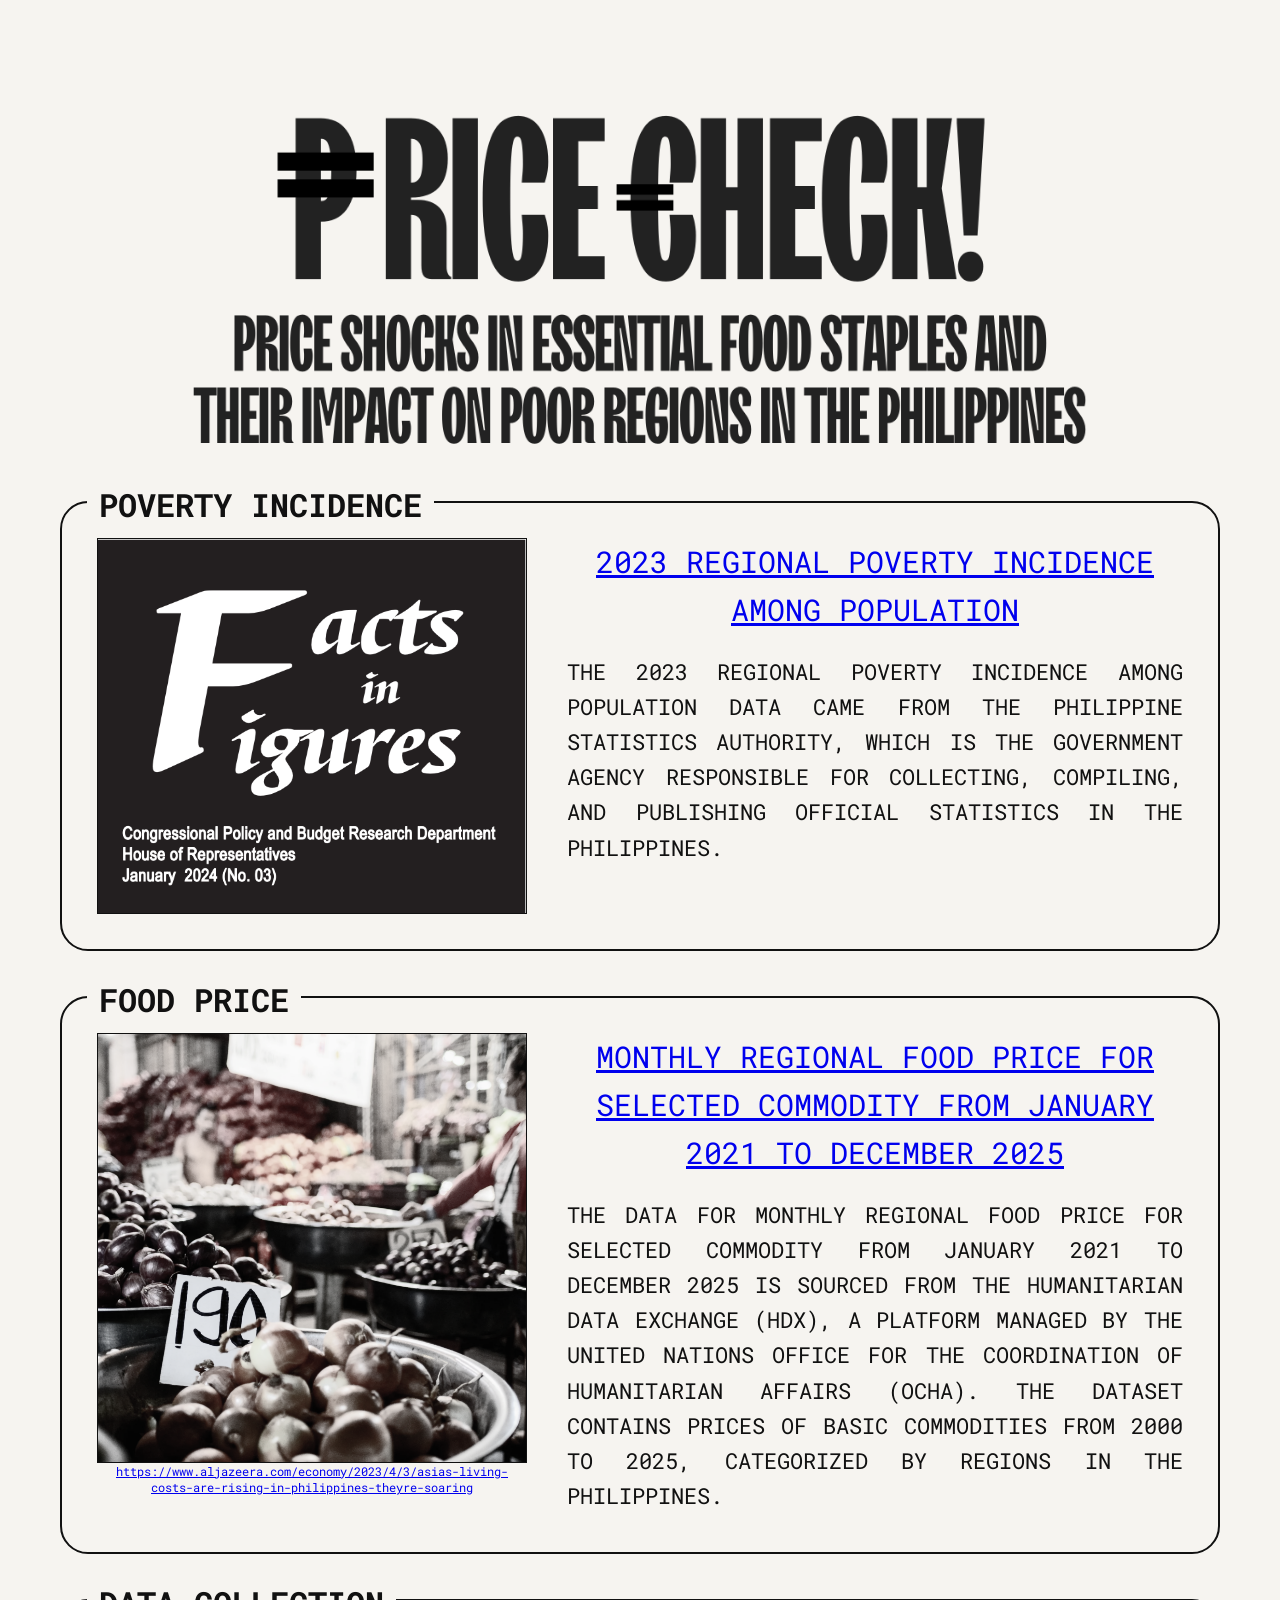
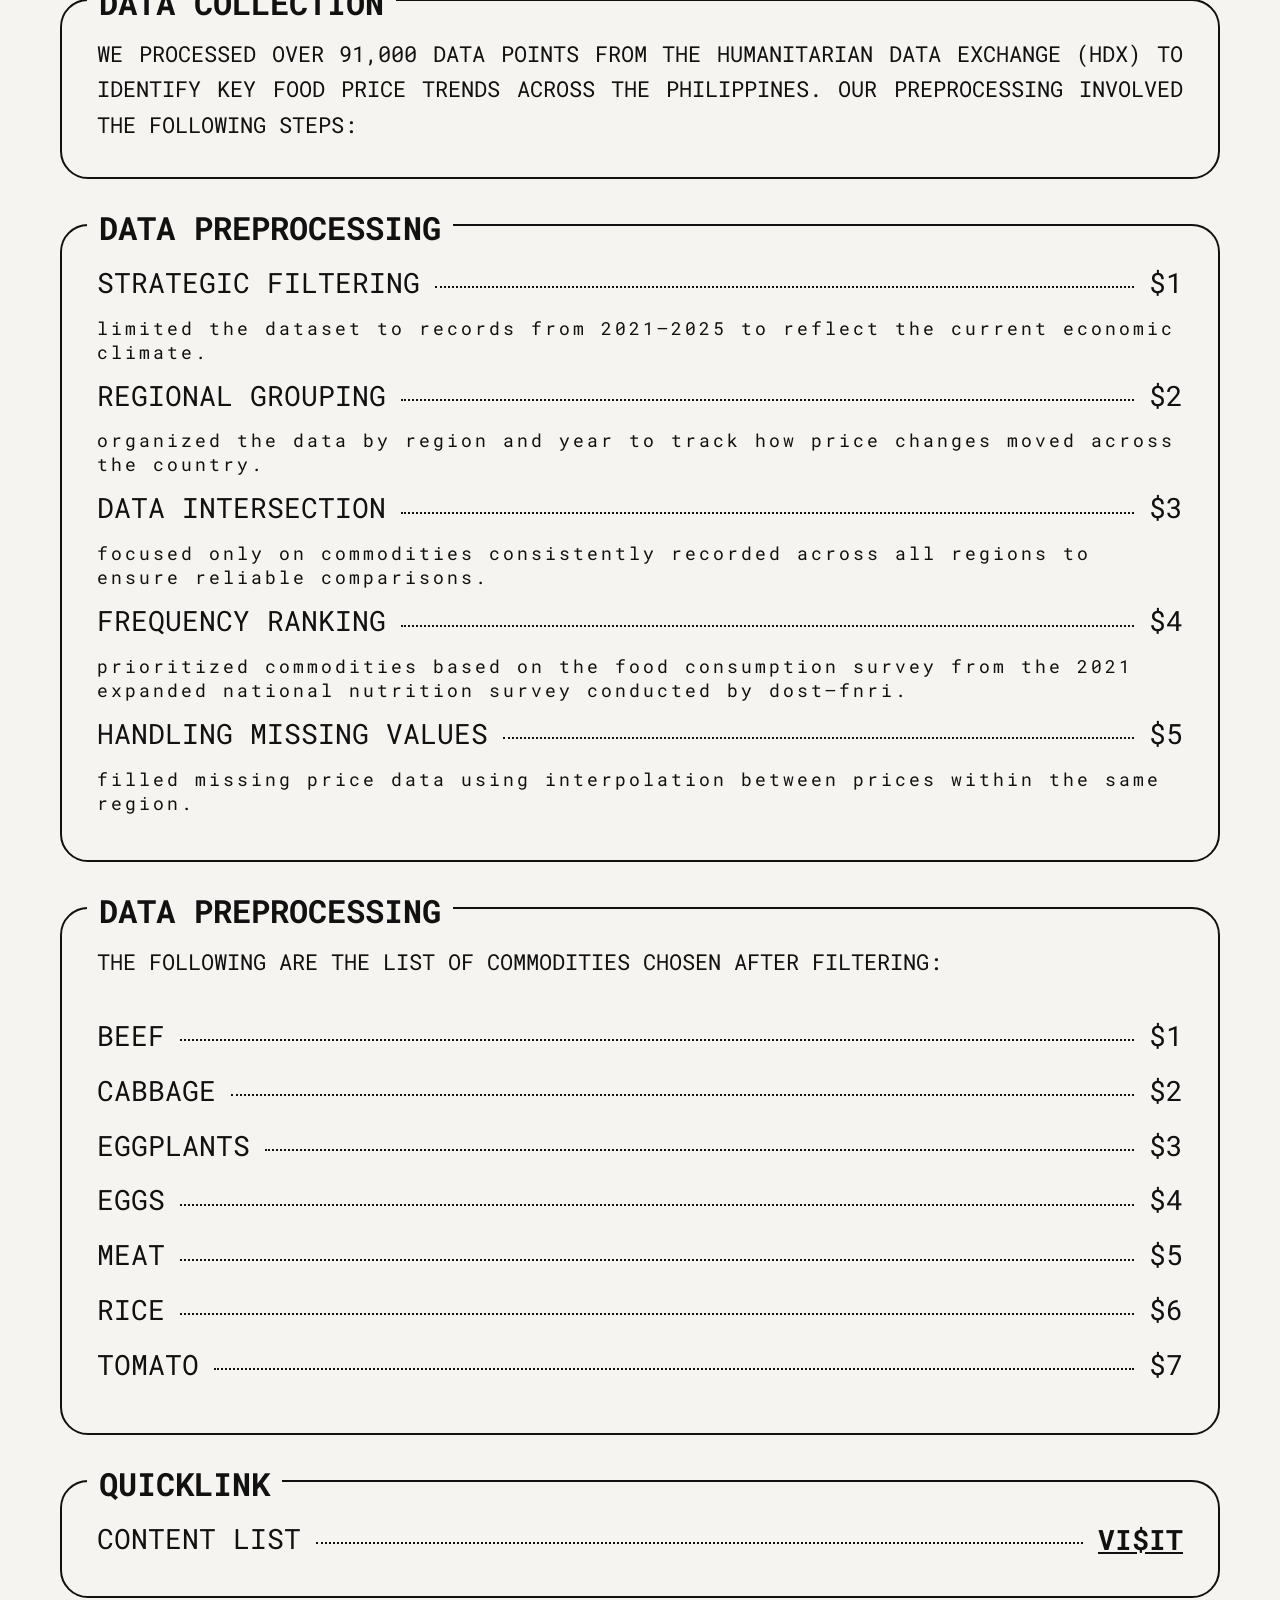
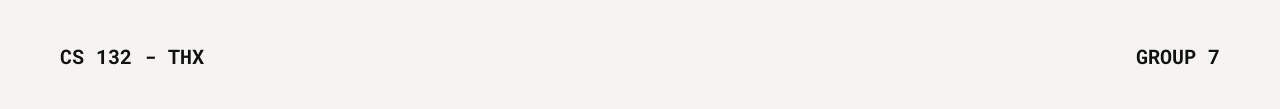
<file: methodology.html>
<!DOCTYPE html>
<html lang="en">
<head>
<meta charset="UTF-8">
<meta name="viewport" content="width=device-width, initial-scale=1.0">

<title>OVERVIEW | ₱RICE CHECK!</title>

<!-- ROBOTO MONO -->
<link rel="preconnect" href="https://fonts.googleapis.com">
<link rel="preconnect" href="https://fonts.gstatic.com" crossorigin>

<link href="https://fonts.googleapis.com/css2?family=Roboto+Mono:wght@400;500;700;900&display=swap" rel="stylesheet">

<!-- EXTERNAL CSS FILE -->
    <link rel="stylesheet" href="format.css">
</head>

<body>

<!-- ================= TITLE IMAGE ================= -->

<div class="title">

    <img src="others/title.png" alt="Price Check Title">

</div>

<!-- ================= POVERTY INCIDENCE ================= -->

<div class="box">

    <div class="section-title">
        POVERTY INCIDENCE
    </div>

    <div class="paragraph">

        <img src="others/poverty_incidence.png" alt="POVERTY INCIDENCE">
        
        <div class="text-container">
            <a class="paragraph-link" href="https://cpbrd.congress.gov.ph/wp-content/uploads/2024/10/FF2024-03-Poverty-Statisrics-UPdate-Fiirst-Semester-2023.pdf?fbclid=IwY2xjawQOAq1leHRuA2FlbQIxMABicmlkETF3azZvTDhEdTZCWmxpbHRkc3J0YwZhcHBfaWQQMjIyMDM5MTc4ODIwMDg5MgABHhxnUfsEEUMA74UE2Ig6RGM13nYNZJXzBSshH_T2dhDY4YZRIbcLXMjJOosA_aem_JuRvKVaEGJhlDiljM38WHw">
                2023 Regional Poverty Incidence among Population
            </a>

            <div class="paragraph-text">
                The 2023 Regional Poverty Incidence among Population data came from the Philippine Statistics Authority, 
                which is the government agency responsible for collecting, compiling, 
                and publishing official statistics in the Philippines.
            </div>
        </div>

    </div>

</div>

<!-- ================= FOOD PRICES ================= -->

<div class="box">

    <div class="section-title">
        FOOD PRICE
    </div>

    <div class="paragraph">

        <div class="profile">
            <img src="others/food_prices.png" alt="Food Price">

            <a class="profile-source" href="https://www.aljazeera.com/economy/2023/4/3/asias-living-costs-are-rising-in-philippines-theyre-soaring">
                <p style="text-align: center;">
                    https://www.aljazeera.com/economy/2023/4/3/asias-living-costs-are-rising-in-philippines-theyre-soaring
                </p>
                <br>
            </a>
        </div>

        <div class="text-container">
            <a class="paragraph-link" href="https://data.humdata.org/dataset/wfp-food-prices-for-philippines">
                Monthly Regional Food Price For selected Commodity from January 2021 to December 2025
            </a>

            <div class="paragraph-text">
                The data for Monthly Regional Food Price For Selected Commodity from January 2021 to December 2025 is sourced from the Humanitarian Data Exchange (HDX), 
                a platform managed by the United Nations Office for the Coordination of Humanitarian Affairs (OCHA). 
                The dataset contains prices of basic commodities from 2000 to 2025, categorized by regions in the Philippines.
            </div>
        </div>

    </div>

</div>

<!-- ================= DATA PREPROCESSING ================= -->

<div class="box">

    <div class="section-title">
        DATA COLLECTION
    </div>

    <div class="paragraph-text">
        We processed over 91,000 data points from the Humanitarian Data Exchange (HDX) 
        to identify key food price trends across the Philippines. 
        Our preprocessing involved the following steps:

    </div>

</div>

<!-- ================= DATA PREPROCESSING 2 ================= -->

<div class="box">

    <div class="section-title">
        DATA PREPROCESSING
    </div>

    <div class="content-item">

        <div class="content-row">

            <div class="content-title">
                STRATEGIC FILTERING
            </div>

            <div class="line"></div>

            <div class="content-title">
                $1
            </div>

        </div>

        <div class="subtitle">
            limited the dataset to records from 2021–2025 to reflect the current economic climate.
        </div>

    </div>

    <div class="content-item">

        <div class="content-row">

            <div class="content-title">
                REGIONAL GROUPING
            </div>

            <div class="line"></div>

            <div class="content-title">
                $2
            </div>

        </div>

        <div class="subtitle">
            organized the data by region and year to track how price changes moved across the country.
        </div>

    </div>

    <div class="content-item">

        <div class="content-row">

            <div class="content-title">
                DATA INTERSECTION
            </div>

            <div class="line"></div>

            <div class="content-title">
                $3
            </div>

        </div>

        <div class="subtitle">
            focused only on commodities consistently recorded across all regions to ensure reliable comparisons.
        </div>

    </div>

    <div class="content-item">

        <div class="content-row">

            <div class="content-title">
                FREQUENCY RANKING
            </div>

            <div class="line"></div>

            <div class="content-title">
                $4
            </div>

        </div>

        <div class="subtitle">
            prioritized commodities based on the Food Consumption Survey from the 2021 
            Expanded National Nutrition Survey conducted by DOST–FNRI.
        </div>

    </div>

    <div class="content-item">

        <div class="content-row">

            <div class="content-title">
                HANDLING MISSING VALUES
            </div>

            <div class="line"></div>

            <div class="content-title">
                $5
            </div>

        </div>

        <div class="subtitle">
            filled missing price data using interpolation between prices within the same region.
        </div>

    </div>

</div>

<!-- ================= DATA PREPROCESSING 3 ================= -->

<div class="box">

    <div class="section-title">
        DATA PREPROCESSING
    </div>

    <div class="paragraph-text">
        THE FOLLOWING ARE THE LIST OF COMMODITIES CHOSEN AFTER FILTERING:
        <br><br>
    </div>

    <div class="content-item">

        <div class="content-row">

            <div class="content-title">
                BEEF
            </div>

            <div class="line"></div>

            <div class="content-title">
                $1
            </div>

        </div>
    </div>

    <div class="content-item">

        <div class="content-row">

            <div class="content-title">
                CABBAGE
            </div>

            <div class="line"></div>

            <div class="content-title">
                $2
            </div>

        </div>
    </div>

    <div class="content-item">

        <div class="content-row">

            <div class="content-title">
                EGGPLANTS
            </div>

            <div class="line"></div>

            <div class="content-title">
                $3
            </div>

        </div>

    </div>

    <div class="content-item">

        <div class="content-row">

            <div class="content-title">
                EGGS
            </div>

            <div class="line"></div>

            <div class="content-title">
                $4
            </div>

        </div>
    </div>

    <div class="content-item">

        <div class="content-row">

            <div class="content-title">
                MEAT
            </div>

            <div class="line"></div>

            <div class="content-title">
                $5
            </div>

        </div>
    </div>

    <div class="content-item">

        <div class="content-row">

            <div class="content-title">
                RICE
            </div>

            <div class="line"></div>

            <div class="content-title">
                $6
            </div>

        </div>
    </div>

    <div class="content-item">

        <div class="content-row">

            <div class="content-title">
                TOMATO
            </div>

            <div class="line"></div>

            <div class="content-title">
                $7
            </div>

        </div>
    </div>

</div>

<!-- ================= QUICKLINK ================= -->

<div class="box">

    <div class="section-title">
        QUICKLINK
    </div>

    <div class="content-row">

        <div class="content-title">
            CONTENT LIST
        </div>

        <div class="line"></div>

        <a class="visit" href="index.html">
            VI$IT
        </a>

    </div>

</div>

<!-- ================= FOOTER ================= -->

<footer>

    <div>CS 132 - THX</div>

    <div>GROUP 7</div>

</footer>

</body>
</html>
</file>
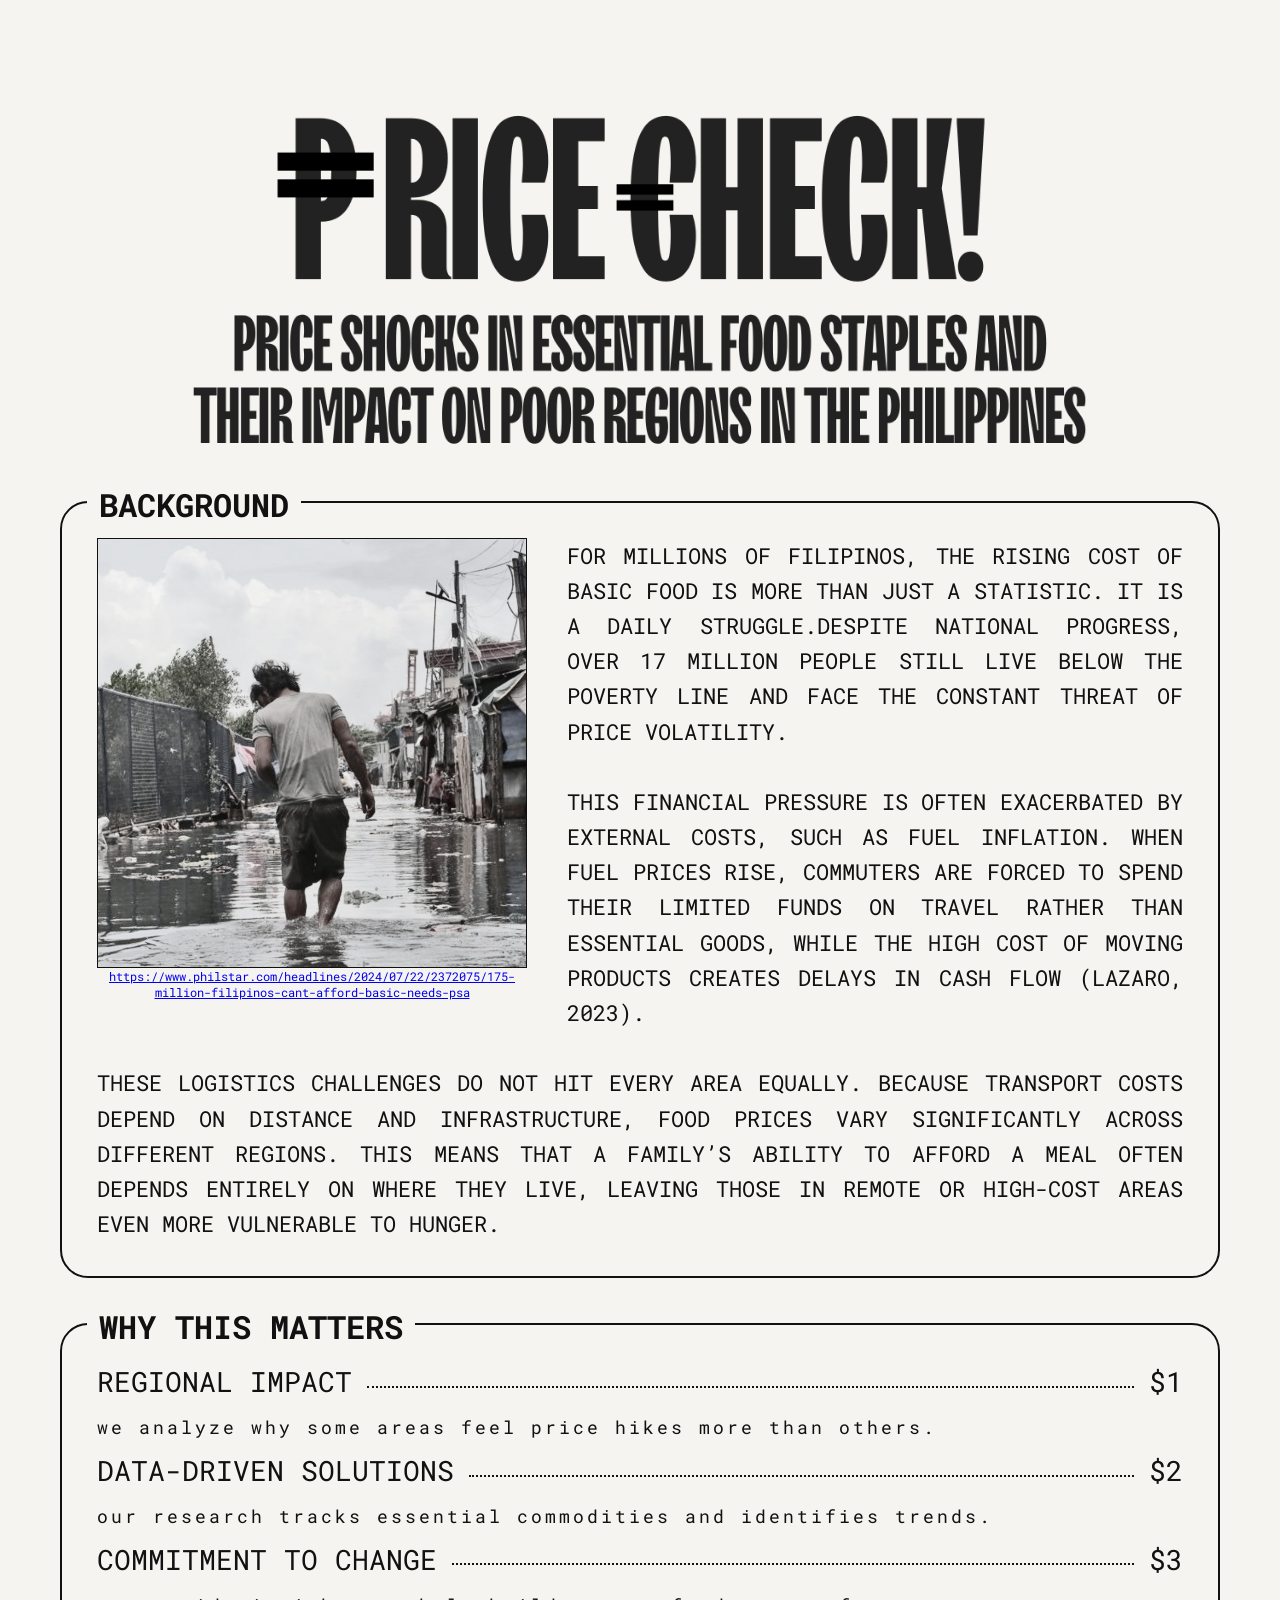
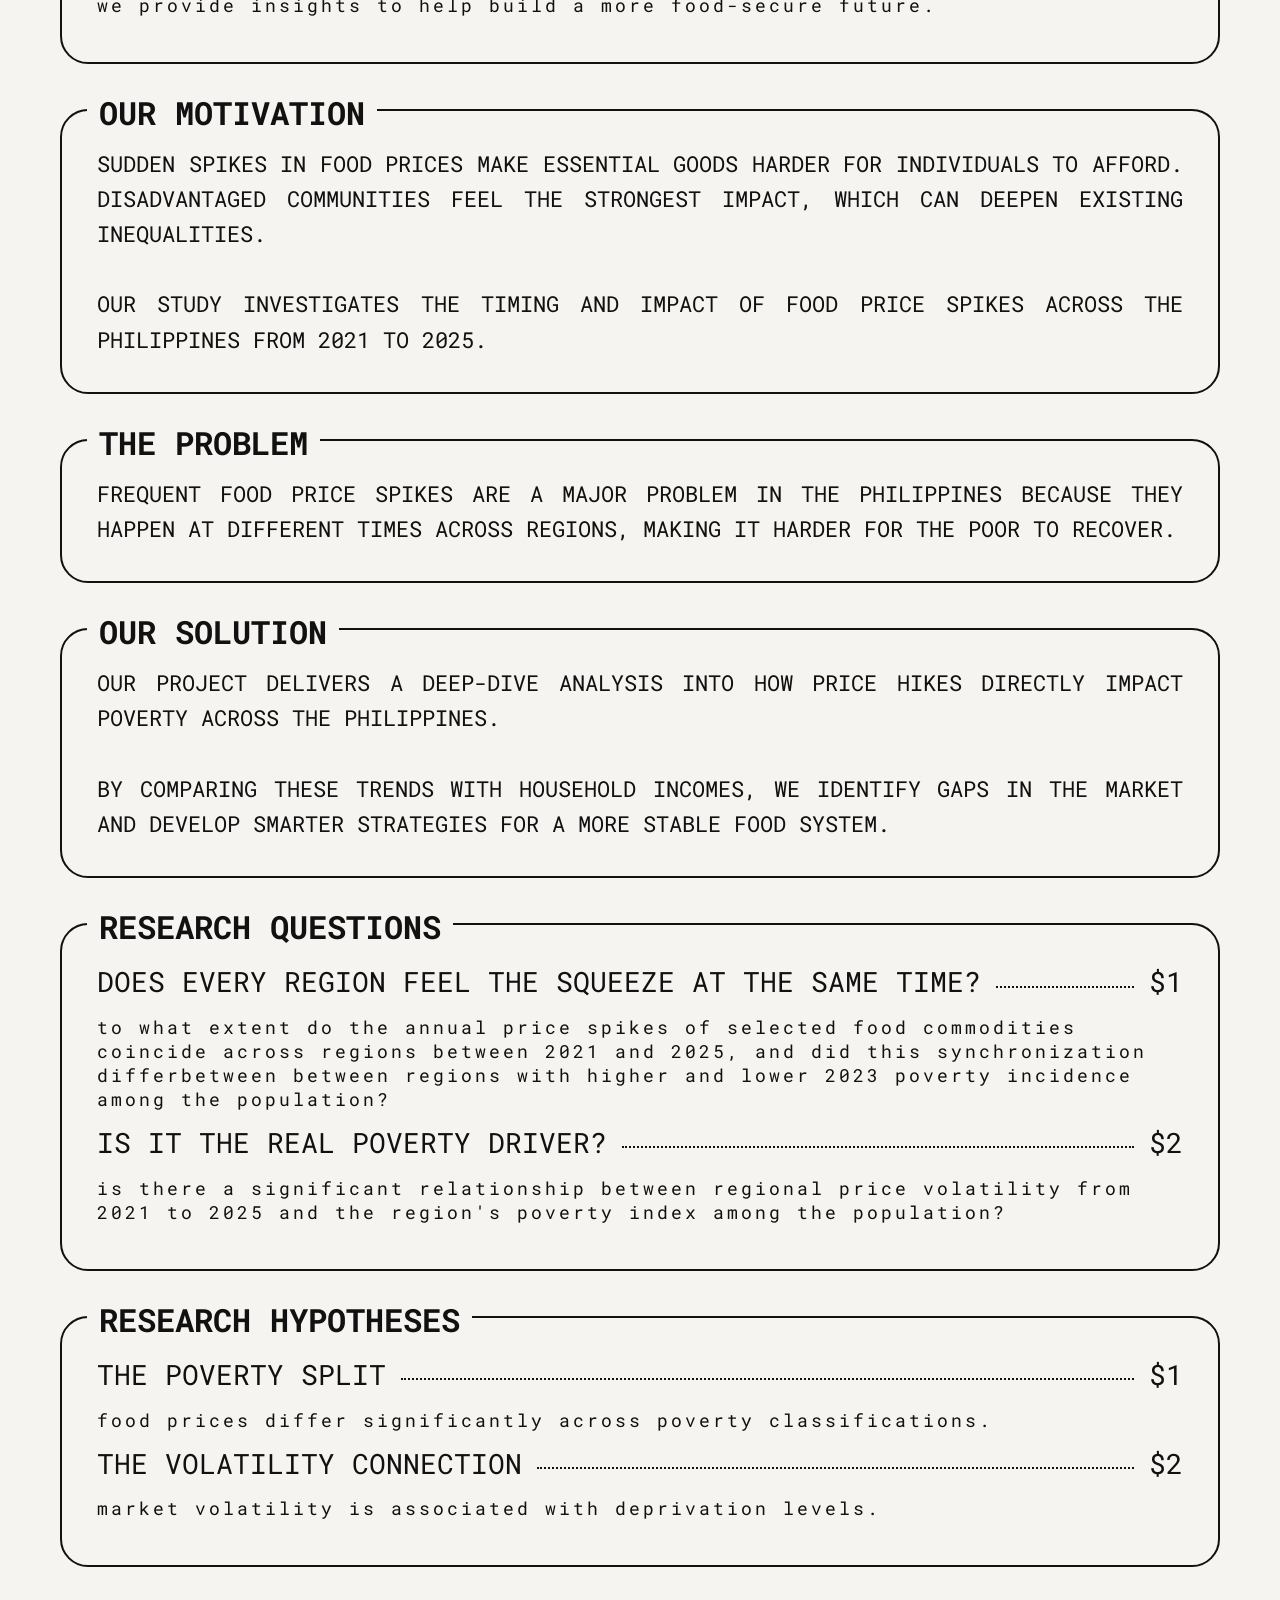
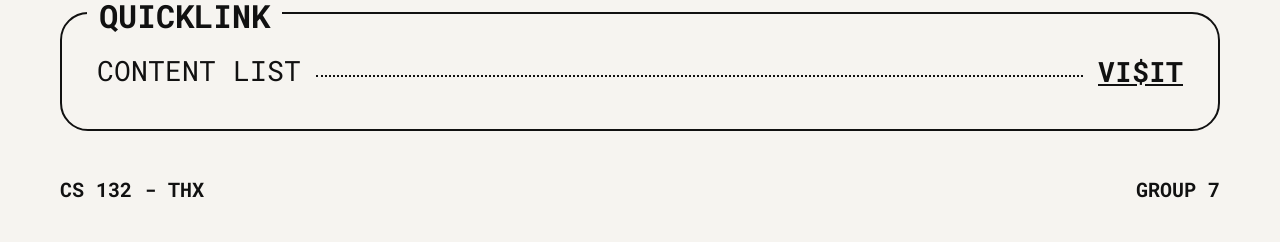
<file: overview.html>
<!DOCTYPE html>
<html lang="en">
<head>
<meta charset="UTF-8">
<meta name="viewport" content="width=device-width, initial-scale=1.0">

<title>OVERVIEW | ₱RICE CHECK!</title>

<!-- ROBOTO MONO -->
<link rel="preconnect" href="https://fonts.googleapis.com">
<link rel="preconnect" href="https://fonts.gstatic.com" crossorigin>

<link href="https://fonts.googleapis.com/css2?family=Roboto+Mono:wght@400;500;700;900&display=swap" rel="stylesheet">

<!-- EXTERNAL CSS FILE -->
    <link rel="stylesheet" href="format.css">
</head>

<body>

<!-- ================= TITLE IMAGE ================= -->

<div class="title">

    <img src="others/title.png" alt="Price Check Title">

</div>

<!-- ================= BACKGROUND ================= -->

<div class="box">

    <div class="section-title">
        BACKGROUND
    </div>

    <div class="paragraph">

        <div class="profile">
            <img src="others/overview_background_image.png" alt="Background Image">

            <a class="profile-source" href="https://www.philstar.com/headlines/2024/07/22/2372075/175-million-filipinos-cant-afford-basic-needs-psa">
                <p style="text-align: center;">
                    https://www.philstar.com/headlines/2024/07/22/2372075/175-million-filipinos-cant-afford-basic-needs-psa
                </p>
                <br>
            </a>
        </div>

        <div class="paragraph-text">

            FOR MILLIONS OF FILIPINOS, THE RISING COST OF BASIC FOOD IS
            MORE THAN JUST A STATISTIC. IT IS A DAILY STRUGGLE.DESPITE NATIONAL PROGRESS, 
            OVER 17 MILLION PEOPLE STILL LIVE BELOW THE POVERTY LINE AND FACE THE CONSTANT 
            THREAT OF PRICE VOLATILITY.

            <br><br>

            THIS FINANCIAL PRESSURE IS OFTEN EXACERBATED BY EXTERNAL COSTS,
            SUCH AS FUEL INFLATION. WHEN FUEL PRICES RISE, COMMUTERS ARE
            FORCED TO SPEND THEIR LIMITED FUNDS ON TRAVEL RATHER THAN
            ESSENTIAL GOODS, WHILE THE HIGH COST OF MOVING PRODUCTS CREATES DELAYS IN CASH FLOW (Lazaro, 2023). 
            <br><br>

        </div>

    </div>

    <div class="paragraph-text">

        These logistics challenges do not hit every area equally. 
        Because transport costs depend on distance and infrastructure, food prices vary significantly across different regions. 
        This means that a family’s ability to afford a meal often depends entirely on where they live, leaving those in remote or high-cost areas even more vulnerable to hunger.


    </div>

</div>

<!-- ================= WHY THIS MATTERS ================= -->

<div class="box">

    <div class="section-title">
        WHY THIS MATTERS
    </div>

    <div class="content-item">

        <div class="content-row">

            <div class="content-title">
                REGIONAL IMPACT
            </div>

            <div class="line"></div>

            <div class="content-title">
                $1
            </div>


        </div>

        <div class="subtitle">
            we analyze why some areas feel price hikes more than others.
        </div>

    </div>

    <div class="content-item">

        <div class="content-row">

            <div class="content-title">
                DATA-DRIVEN SOLUTIONS
            </div>

            <div class="line"></div>

            <div class="content-title">
                $2
            </div>

        </div>

        <div class="subtitle">
            our research tracks essential commodities and identifies trends.
        </div>

    </div>

    <div class="content-item">

        <div class="content-row">

            <div class="content-title">
                COMMITMENT TO CHANGE
            </div>

            <div class="line"></div>

            <div class="content-title">
                $3
            </div>

        </div>

        <div class="subtitle">
            we provide insights to help build a more food-secure future.
        </div>

    </div>

</div>

<!-- ================= OUR MOTIVATION ================= -->

<div class="box">

    <div class="section-title">
        OUR MOTIVATION
    </div>

    <div class="paragraph-text">

        SUDDEN SPIKES IN FOOD PRICES MAKE ESSENTIAL GOODS HARDER FOR
        INDIVIDUALS TO AFFORD. DISADVANTAGED COMMUNITIES FEEL THE
        STRONGEST IMPACT, WHICH CAN DEEPEN EXISTING INEQUALITIES.

        <br><br>

        OUR STUDY INVESTIGATES THE TIMING AND IMPACT OF FOOD PRICE
        SPIKES ACROSS THE PHILIPPINES FROM 2021 TO 2025.

    </div>

</div>

<!-- ================= THE PROBLEM ================= -->

<div class="box">

    <div class="section-title">
        THE PROBLEM
    </div>

    <div class="paragraph-text">

        FREQUENT FOOD PRICE SPIKES ARE A MAJOR PROBLEM IN THE PHILIPPINES
        BECAUSE THEY HAPPEN AT DIFFERENT TIMES ACROSS REGIONS, MAKING IT
        HARDER FOR THE POOR TO RECOVER.

    </div>

</div>

<!-- ================= OUR SOLUTION ================= -->

<div class="box">

    <div class="section-title">
        OUR SOLUTION
    </div>

    <div class="paragraph-text">

        OUR PROJECT DELIVERS A DEEP-DIVE ANALYSIS INTO HOW PRICE HIKES
        DIRECTLY IMPACT POVERTY ACROSS THE PHILIPPINES.

        <br><br>

        BY COMPARING THESE TRENDS WITH HOUSEHOLD INCOMES, WE IDENTIFY
        GAPS IN THE MARKET AND DEVELOP SMARTER STRATEGIES FOR A MORE
        STABLE FOOD SYSTEM.

    </div>

</div>

<!-- ================= RESEARCH QUESTIONS ================= -->

<div class="box">

    <div class="section-title">
        RESEARCH QUESTIONS
    </div>

    <div class="content-item">

        <div class="content-row">

            <div class="content-title">
                DOES EVERY REGION FEEL THE SQUEEZE AT THE SAME TIME?
            </div>

            <div class="line"></div>

            <div class="content-title">
                $1
            </div>


        </div>

        <div class="subtitle">
            To what extent do the annual price spikes of selected food commodities coincide across regions between 2021 and 2025, and did this synchronization differbetween between regions with higher and lower 2023 poverty incidence among the population?
        </div>

    </div>

    <div class="content-item">

        <div class="content-row">

            <div class="content-title">
                IS IT THE REAL POVERTY DRIVER?
            </div>

            <div class="line"></div>

            <div class="content-title">
                $2
            </div>

        </div>

        <div class="subtitle">
            Is there a significant relationship between regional price volatility from 2021 to 2025 and the region's poverty index among the population?
        </div>

    </div>

</div>

<!-- ================= RESEARCH HYPOTHESES ================= -->

<div class="box">

    <div class="section-title">
        RESEARCH HYPOTHESES
    </div>

    <div class="content-item">

        <div class="content-row">

            <div class="content-title">
                THE POVERTY SPLIT
            </div>

            <div class="line"></div>

            <div class="content-title">
                $1
            </div>


        </div>

        <div class="subtitle">
            Food prices differ significantly across poverty classifications.
        </div>

    </div>

    <div class="content-item">

        <div class="content-row">

            <div class="content-title">
                THE VOLATILITY CONNECTION
            </div>

            <div class="line"></div>

            <div class="content-title">
                $2
            </div>

        </div>

        <div class="subtitle">
            Market volatility is associated with deprivation levels.
        </div>

    </div>

</div>

<!-- ================= QUICKLINK ================= -->

<div class="box">

    <div class="section-title">
        QUICKLINK
    </div>

    <div class="content-row">

        <div class="content-title">
            CONTENT LIST
        </div>

        <div class="line"></div>

        <a class="visit" href="index.html">
            VI$IT
        </a>

    </div>

</div>

<!-- ================= FOOTER ================= -->

<footer>

    <div>CS 132 - THX</div>

    <div>GROUP 7</div>

</footer>

</body>
</html>
</file>
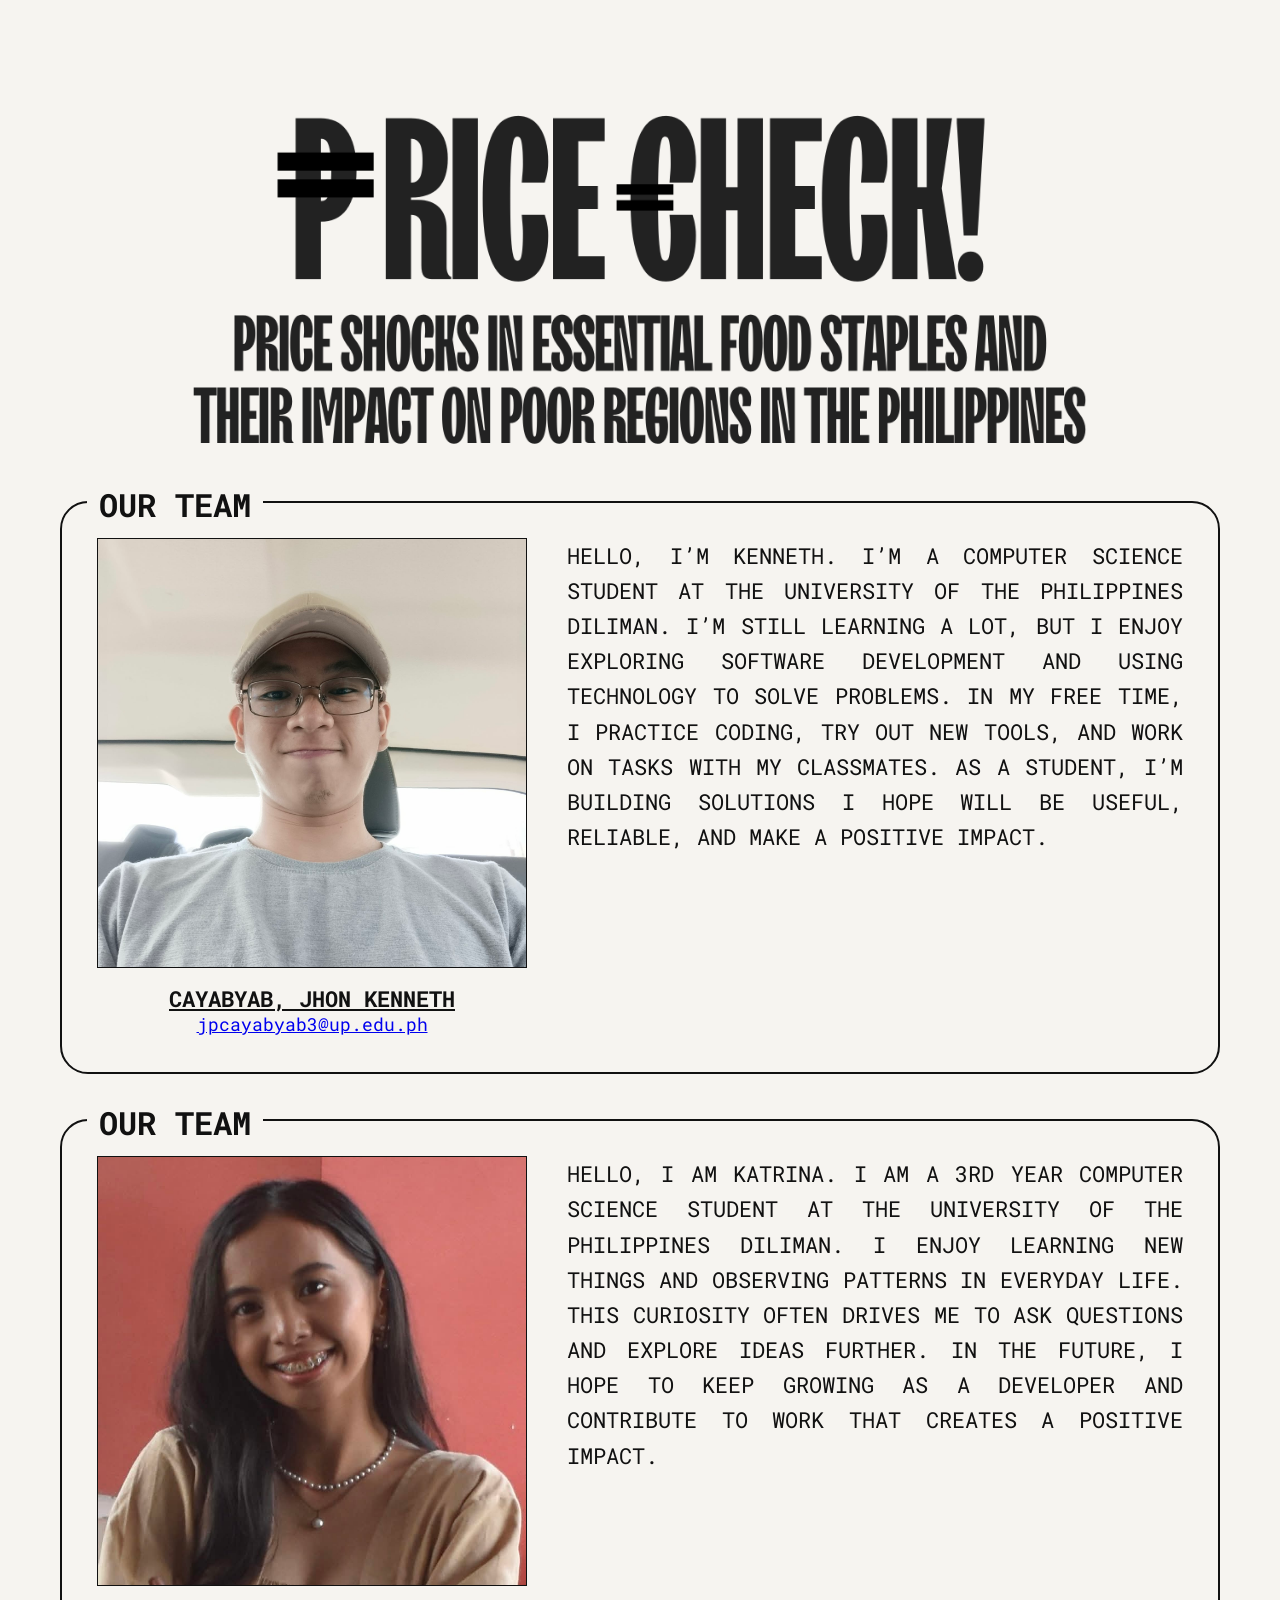
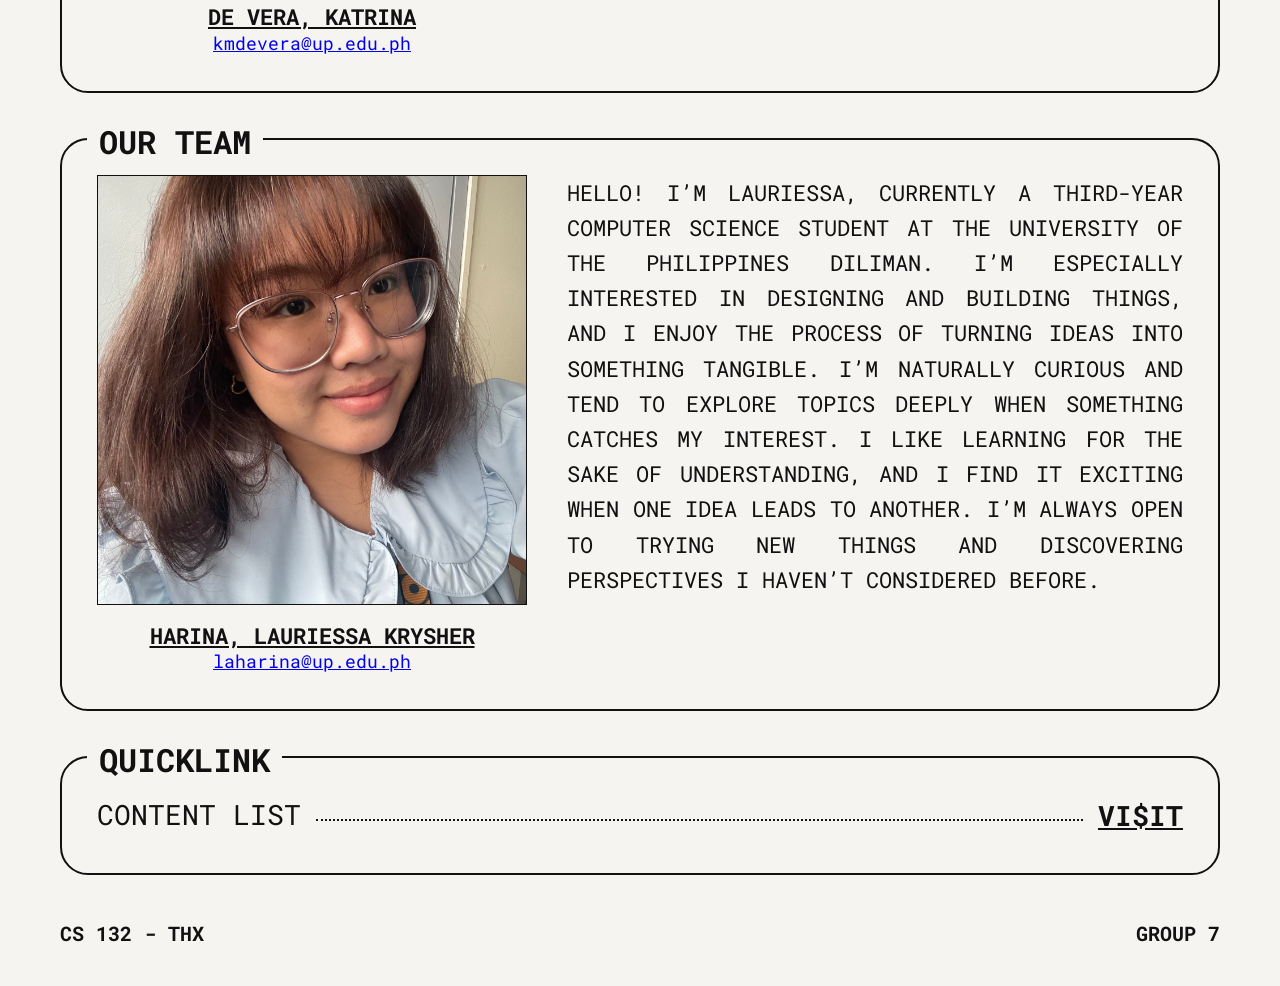
<file: team.html>
<!DOCTYPE html>
<html lang="en">
<head>
<meta charset="UTF-8">
<meta name="viewport" content="width=device-width, initial-scale=1.0">

<title>OVERVIEW | ₱RICE CHECK!</title>

<!-- ROBOTO MONO -->
<link rel="preconnect" href="https://fonts.googleapis.com">
<link rel="preconnect" href="https://fonts.gstatic.com" crossorigin>

<link href="https://fonts.googleapis.com/css2?family=Roboto+Mono:wght@400;500;700;900&display=swap" rel="stylesheet">

<!-- EXTERNAL CSS FILE -->
    <link rel="stylesheet" href="format.css">
</head>

<body>

<!-- ================= TITLE IMAGE ================= -->

<div class="title">

    <img src="others/title.png" alt="Price Check Title">

</div>

<!-- ================= KENNETH ================= -->

<div class="box">

    <div class="section-title">
        OUR TEAM
    </div>

    <div class="paragraph">

        <div class="profile">
            <img src="others/kenneth.jpg" alt="Kenneth">

            <div class="profile-info">
                <div class="profile-name">
                    CAYABYAB, JHON KENNETH
                </div>
                <a class="profile-email" href="mailto:jpcayabyab3@up.edu.ph">
                    JPCAYABYAB3@UP.EDU.PH
                </a>
            </div>
        </div>

        <div class="paragraph-text">

            Hello, I’m Kenneth. I’m a Computer Science student at the University of the Philippines Diliman. 
            I’m still learning a lot, but I enjoy exploring software development and using technology to solve problems. 
            In my free time, I practice coding, try out new tools, and work on tasks with my classmates. 
            As a student, I’m building solutions I hope will be useful, reliable, and make a positive impact.

        </div>

    </div>

</div>

<!-- ================= KAT ================= -->

<div class="box">

    <div class="section-title">
        OUR TEAM
    </div>

    <div class="paragraph">

        <div class="profile">
            <img src="others/kat.jpg" alt="Kat">

            <div class="profile-info">
                <div class="profile-name">
                    DE VERA, KATRINA
                </div>
                <a class="profile-email" href="mailto:kmdevera@up.edu.ph">
                    KMDEVERA@UP.EDU.PH
                </a>
            </div>
        </div>

        <div class="paragraph-text">

            Hello, I am Katrina. I am a 3rd year Computer Science student at the University of the Philippines Diliman. 
            I enjoy learning new things and observing patterns in everyday life. 
            This curiosity often drives me to ask questions and explore ideas further. 
            In the future, I hope to keep growing as a developer and contribute to work that creates a positive impact.

        </div>

    </div>

</div>

<!-- ================= LAURYSS ================= -->

<div class="box">

    <div class="section-title">
        OUR TEAM
    </div>

    <div class="paragraph">

        <div class="profile">
            <img src="others/lauryss.jpg" alt="Lauryss">

            <div class="profile-info">
                <div class="profile-name">
                    HARINA, LAURIESSA KRYSHER
                </div>
                <a class="profile-email" href="mailto:laharina@up.edu.ph">
                    LAHARINA@UP.EDU.PH
                </a>
            </div>
        </div>

        <div class="paragraph-text">

            Hello! I’m Lauriessa, currently a third-year Computer Science student at the University of the Philippines Diliman. 
            I’m especially interested in designing and building things, and I enjoy the process of turning ideas into something tangible. 
            I’m naturally curious and tend to explore topics deeply when something catches my interest. 
            I like learning for the sake of understanding, and I find it exciting when one idea leads to another. 
            I’m always open to trying new things and discovering perspectives I haven’t considered before.

        </div>

    </div>

</div>

<!-- ================= QUICKLINK ================= -->

<div class="box">

    <div class="section-title">
        QUICKLINK
    </div>

    <div class="content-row">

        <div class="content-title">
            CONTENT LIST
        </div>

        <div class="line"></div>

        <a class="visit" href="index.html">
            VI$IT
        </a>

    </div>

</div>

<!-- ================= FOOTER ================= -->

<footer>

    <div>CS 132 - THX</div>

    <div>GROUP 7</div>

</footer>

</body>
</html>
</file>
<file: format.css>
*{
    margin:0;
    padding:0;
    box-sizing:border-box;
}

body{
    background:#f6f4f0;
    font-family:'Roboto Mono', monospace;
    color:#111;
    padding:40px 60px;
}

/* ================= TITLE ================= */

.title{
    width:100%;
}

.title img{
    width:100%;
    display:block;
}

/* ================= BOXES ================= */

.box{
    border:2px solid #111;
    border-radius:28px;
    padding:35px;
    margin-bottom:45px;
    position:relative;
}

.section-title{
    position:absolute;
    top:-20px;
    left:25px;
    background:#f6f4f0;
    padding:0 12px;
    font-size:32px;
    font-weight:700;
}

/* ================= TEXT ================= */

.paragraph{
    display:flex;
    gap:40px;
    align-items:flex-start;
}

.paragraph img{
    width:430px;
    border:1px solid #111;
}

.text-container {
    display: flex;
    flex-direction: column;
    gap: 20px;
}

.paragraph-link {
    font-size:30px;
    line-height:1.6;
    text-transform:uppercase;
    font-weight:400;
    text-align: center;
}

.paragraph-text{
    font-size:22px;
    line-height:1.6;
    text-transform:uppercase;
    font-weight:400;
    letter-spacing:0;
    text-align: justify;
}

.paragraph-title{
    font-size:22px;
    line-height:1.6;
    text-transform:uppercase;
    font-weight:bold;
    letter-spacing:0;
    text-align: center;
}

/* ================= IMAGE SETUP ================= */

.profile{
    width:430px;
    flex-shrink:0;
}

.profile img{
    width:100%;
    border:1px solid #111;
    display:block;
}

.profile-info{
    margin-top:18px;
    text-transform:uppercase;
    text-align:center;
}

.profile-name{
    font-size:22px;
    font-weight:700;
    line-height:1.2;
    text-decoration: underline;
}

.profile-email{
    margin-top:8px;
    font-size:18px;
    line-height:1.4;
    text-transform: lowercase;
}

.profile-source{
    margin-top:8px;
    font-size:12px;
    line-height:1.4;
}

/* ================= CONTENT LIST ================= */

.content-item{
    margin-bottom:10px;
}

.content-row{
    display:flex;
    align-items:center;
    gap:15px;
}

.content-title{
    font-size:28px;
    line-height:1.6;
    font-weight:750px;
    letter-spacing:0;
    text-transform:uppercase;
    white-space:nowrap;
}

.line{
    flex:1;
    border-bottom:2px dotted #111;
    margin-top:8px;
}

.visit{
    font-size:28px;
    font-weight:700;
    color:#111;
    text-decoration:underline;
    transition:0.2s;
}

.visit:hover{
    opacity:0.6;
}

.subtitle{
    margin-top:10px;
    font-size:18px;
    text-transform:lowercase;
    letter-spacing:3px;
}

.lowercase-symbol {
    text-transform: none !important;
}

.underline-text {
    text-decoration: underline;
}

/* ================= HYPOTHESIS TESTING ================= */

.hypothesis-container{
    display:flex;
    justify-content:center;
    align-items:stretch;
    gap:0;
    margin-top:20px;
}

.hypothesis-column{
    flex:1;
    padding:20px 35px;
    text-align:center;
}

.hypothesis-column.left{
    border-right:2px dotted #111;
}

.hypothesis-title{
    font-size:22px;
    text-transform:uppercase;
    line-height:1.6;
    margin-bottom:30px;
}

.hypothesis-row{
    padding:55px 0;
    border-top:2px dotted #111;
}

.hypothesis-text{
    font-size:22px;
    text-transform:uppercase;
    line-height:1.6;
}

/* ================= SINGLE TEST ================= */

.single-test{
    text-align:center;
    margin-top:20px;
}

.single-title{
    font-size:32px;
    text-transform:uppercase;
    margin-bottom:40px;
}

.single-row{
    padding:55px 0;
    border-top:2px dotted #111;
}

.single-text{
    font-size:28px;
    text-transform:uppercase;
    line-height:1.6;
}

/* ================= FOOTER ================= */

footer{
    display:flex;
    justify-content:space-between;
    margin-top:35px;
    font-weight:700;
    font-size:20px;
}
</file>
